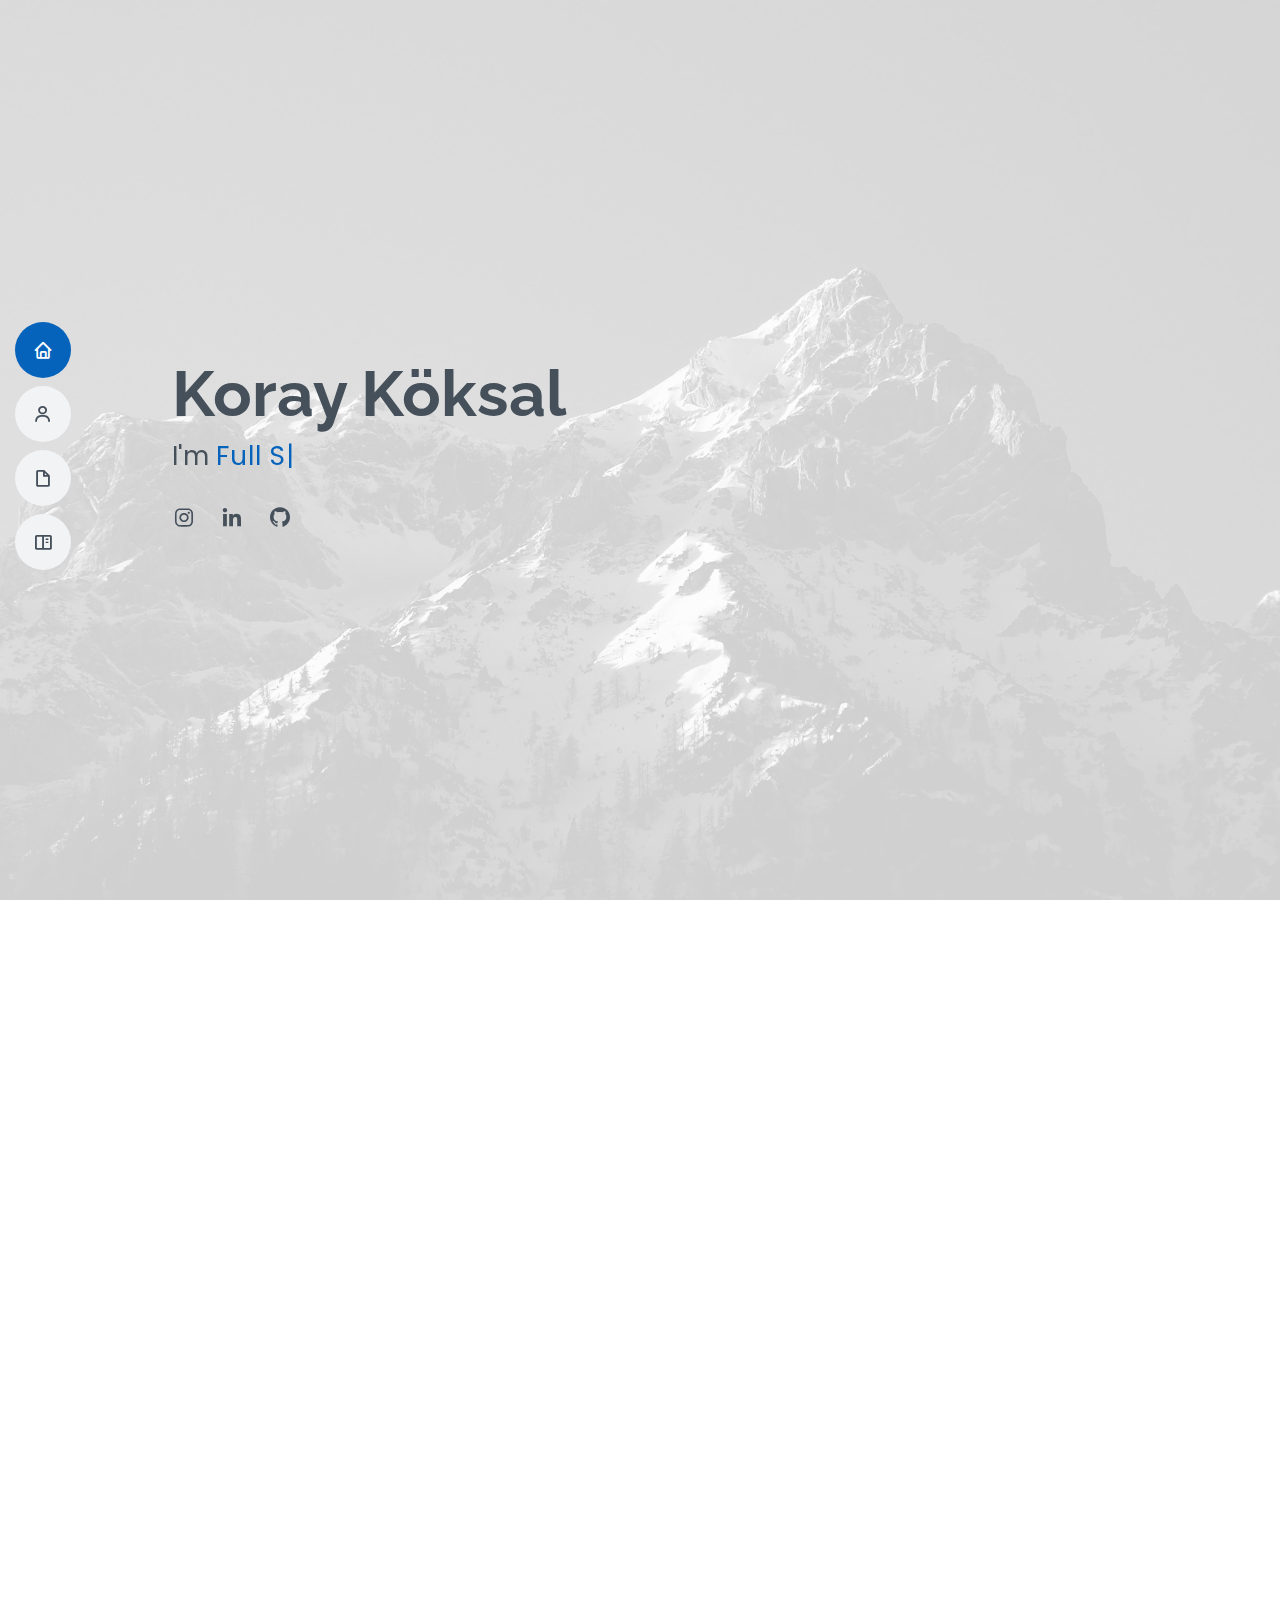
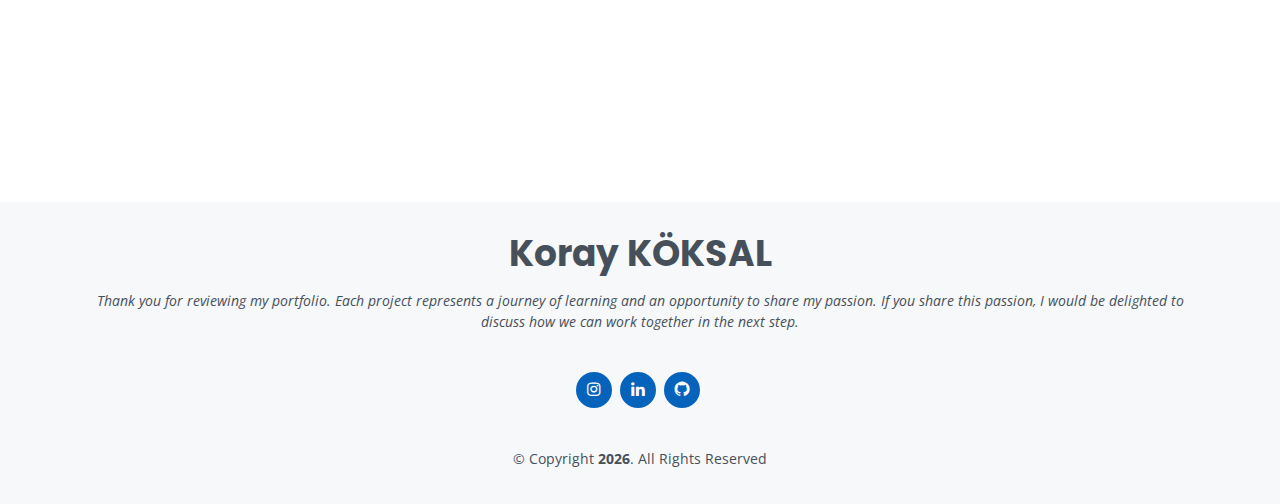
<file: index.html>
<!DOCTYPE html>
<html lang="en">

<head>
  <meta charset="utf-8">
  <meta content="width=device-width, initial-scale=1.0" name="viewport">

  <title>Koray Portfolio</title>
  <meta content="" name="description">
  <meta content="" name="keywords">

  <!-- Favicons -->
  <!-- <link href="assets/img/favicon.png" rel="icon"> -->
  <link href="assets/img/apple-touch-icon.png" rel="apple-touch-icon">
  <link rel="stylesheet" href="https://cdnjs.cloudflare.com/ajax/libs/font-awesome/6.5.2/css/all.min.css"
    integrity="sha512-SnH5WK+bZxgPHs44uWIX+LLJAJ9/2PkPKZ5QiAj6Ta86w+fsb2TkcmfRyVX3pBnMFcV7oQPJkl9QevSCWr3W6A=="
    crossorigin="anonymous" referrerpolicy="no-referrer" />

  <!-- Google Fonts -->
  <link
    href="https://fonts.googleapis.com/css?family=Open+Sans:300,300i,400,400i,600,600i,700,700i|Raleway:300,300i,400,400i,500,500i,600,600i,700,700i|Poppins:300,300i,400,400i,500,500i,600,600i,700,700i"
    rel="stylesheet">

  <!-- Vendor CSS Files -->
  <link href="assets/vendor/aos/aos.css" rel="stylesheet">
  <link href="assets/vendor/bootstrap/css/bootstrap.min.css" rel="stylesheet">
  <link href="assets/vendor/bootstrap-icons/bootstrap-icons.css" rel="stylesheet">
  <link href="assets/vendor/boxicons/css/boxicons.min.css" rel="stylesheet">
  <link href="assets/vendor/glightbox/css/glightbox.min.css" rel="stylesheet">
  <link href="assets/vendor/swiper/swiper-bundle.min.css" rel="stylesheet">

  <!-- Template Main CSS File -->
  <link href="assets/css/style.css" rel="stylesheet">

  <!-- =======================================================
  * Template Name: MyResume
  * Template URL: https://bootstrapmade.com/free-html-bootstrap-template-my-resume/
  * Updated: Mar 17 2024 with Bootstrap v5.3.3
  * Author: BootstrapMade.com
  * License: https://bootstrapmade.com/license/
  ======================================================== -->
</head>

<body>

  <!-- ======= Mobile nav toggle button ======= -->
  <!-- <button type="button" class="mobile-nav-toggle d-xl-none"><i class="bi bi-list mobile-nav-toggle"></i></button> -->
  <i class="bi bi-list mobile-nav-toggle d-lg-none"></i>
  <!-- ======= Header ======= -->
  <header id="header" class="d-flex flex-column justify-content-center">

    <nav id="navbar" class="navbar nav-menu">
      <ul>
        <li><a href="#hero" class="nav-link scrollto active"><i class="bx bx-home"></i> <span>Home</span></a></li>
        <li><a href="#about" class="nav-link scrollto"><i class="bx bx-user"></i> <span>About</span></a></li>
        <li><a href="#resume" class="nav-link scrollto"><i class="bx bx-file-blank"></i> <span>Resume</span></a></li>
        <li><a href="#portfolio" class="nav-link scrollto"><i class="bx bx-book-content"></i> <span>Portfolio</span></a>
        </li>
        <!-- <li><a href="#services" class="nav-link scrollto"><i class="bx bx-server"></i> <span>Services</span></a></li> -->
        <!-- <li><a href="#contact" class="nav-link scrollto"><i class="bx bx-envelope"></i> <span>Contact</span></a></li> -->
      </ul>
    </nav><!-- .nav-menu -->

  </header><!-- End Header -->

  <!-- ======= Hero Section ======= -->
  <section id="hero" class="d-flex flex-column justify-content-center">
    <div class="container" data-aos="zoom-in" data-aos-delay="100">
      <h1>Koray Köksal</h1>
      <p>I'm <span class="typed" data-typed-items="Full Stack Developer "></span></p>
      <div class="social-links">
        <a href="https://www.instagram.com/iamkoraykoksal/" target="_blank" class="instagram"><i
            class="bx bxl-instagram"></i></a>
        <a href="https://www.linkedin.com/in/koraykoksall/" target="_blank" class="linkedin"><i
            class="bx bxl-linkedin"></i></a>
        <a href="https://github.com/koraykoksal" target="_blank" class="github"><i class="bx bxl-github"></i></a>
      </div>
    </div>
  </section><!-- End Hero -->

  <main id="main">

    <!-- ======= About Section ======= -->
    <section id="about" class="about">
      <div class="container" data-aos="fade-up">

        <div class="section-title">
          <h2>About</h2>
          <p>Hello! I'm a Full Stack Developer with over 5+ years of experience in crafting dynamic and interactive web
            applications. Specializing in both front-end and back-end technologies, I strive to deliver comprehensive
            solutions that bridge the gap between users and data. From conceptualization to deployment, my mission is to
            create seamless, efficient, and robust web applications that drive success for businesses worldwide.</p>
        </div>

        <div class="row">
          <div class="col-lg-4">
            <img src="assets/img/profile-img.jpeg" class="img-fluid" alt="">
          </div>
          <div class="col-lg-8 pt-4 pt-lg-0 content">
            <h3 style="padding: 5px;">Full Stack Developer</h3>

            <div class="row">
              <div class="col-lg-6">
                <ul>
                  <li><i class="bi bi-chevron-right"></i> <strong>Birthday:</strong> <span>25 Sep 1993</span></li>
                  <li><i class="bi bi-chevron-right"></i> <strong>Website:</strong> <span>www.koraykoksal.com</span>
                  </li>
                  <li><i class="bi bi-chevron-right"></i> <strong>Phone:</strong> <span>+90 542 530 41 55</span></li>
                  <li><i class="bi bi-chevron-right"></i> <strong>City:</strong> <span>Manchester & İstanbul </span>
                  </li>
                </ul>
              </div>
              <div class="col-lg-6">
                <ul>
                  <li><i class="bi bi-chevron-right"></i> <strong>Age:</strong> <span id="age"></span></li>
                  <li><i class="bi bi-chevron-right"></i> <strong>Degree:</strong> <span>Bachelor's</span></li>
                  <li><i class="bi bi-chevron-right"></i> <strong>Email:</strong> <span>tkkoksall@gmail.com</span></li>
                  <li><i class="bi bi-chevron-right"></i> <strong>Freelance:</strong> <span>Available</span></li>
                </ul>
              </div>
            </div>
            <p>
              Driven by passion and precision, I approach every project with an innovative mindset and a commitment to
              excellence. Balancing aesthetic appeal with functionality, I focus on delivering user-centric solutions
              that meet business objectives. My journey in the tech industry has taught me the importance of continuous
              learning, adaptability, and collaboration. Whether working on independent projects or as part of a dynamic
              team, I bring a blend of creativity, technical expertise, and strategic thinking to the table.
            </p>
          </div>
        </div>

      </div>
    </section><!-- End About Section -->

    <!-- ======= Facts Section ======= -->
    <section id="facts" class="facts">
      <div class="container" data-aos="fade-up">

        <div class="section-title">
          <h2>Facts</h2>
          <p>Quick Facts About Me</p>
        </div>

        <div class="row flex justify-content-center flex-wrap">

          <!-- <div class="col-lg-3 col-md-6">
            <div class="count-box">
              <i class="bi bi-emoji-smile"></i>
              <span data-purecounter-start="0" data-purecounter-end="102" data-purecounter-duration="1"
                class="purecounter"></span>
              <p>Happy Clients</p>
            </div>
          </div> -->

          <div class="col-lg-3 col-md-6 mt-5 mt-md-0">
            <div class="count-box">
              <i class="fa-solid fa-diagram-project"></i>
              <span data-purecounter-start="0" data-purecounter-end="33" data-purecounter-duration="1"
                class="purecounter"></span>
              <p>Projects</p>
            </div>
          </div>

          <div class="col-lg-3 col-md-6 mt-5 mt-lg-0">
            <div class="count-box">
              <i class="fa-solid fa-calendar-days"></i>
              <div style="display: flex; justify-content: center;gap: 1px;">
                <span data-purecounter-start="0" data-purecounter-end="5" data-purecounter-duration="1"
                  class="purecounter"></span><span>+</span>
              </div>
              <p>Experience</p>
            </div>
          </div>

          <div class="col-lg-3 col-md-6 mt-5 mt-lg-0">
            <div class="count-box">
              <i class="fa-solid fa-award"></i>
              <span data-purecounter-start="0" data-purecounter-end="3" data-purecounter-duration="1"
                class="purecounter"></span>
              <p>Awards</p>
            </div>
          </div>

        </div>

      </div>
    </section><!-- End Facts Section -->

    <!-- ======= Skills Section ======= -->
    <section id="skills" class="skills section-bg">
      <div class="container" data-aos="fade-up">

        <div class="section-title">
          <h2>Skills</h2>
          <p>As a Full Stack Developer, my technological toolkit is both broad and deep, allowing me to tackle a wide
            array of challenges in web development. Here's a snapshot of my core competencies.</p>
        </div>

        <div class="d-flex justify-content-center gap-5 flex-wrap">

          <span class="skill" style="align-items: center;display: flex; gap: 5px;">
            <i class="fa-brands fa-js" style="font-size: x-large;"></i>
            JavaScript
          </span>
          <span class="skill" style="align-items: center;display: flex; gap: 5px;">
            <i class="fa-brands fa-react" style="font-size: x-large;"></i>
            React
          </span>
          <span class="skill" style="align-items: center;display: flex; gap: 5px;">
            <i class="fa-brands fa-node" style="font-size: xx-large;"></i>
            NodeJs
          </span>
          <span class="skill" style="align-items: center;display: flex; gap: 5px;">
            <i class="fa-solid fa-file-code"></i>
            ExpressJs
          </span>
          <span class="skill" style="align-items: center;display: flex; gap: 5px;">
            <i class="fa-solid fa-database"></i>
            MongoDB
          </span>
          <span class="skill" style="align-items: center;display: flex; gap: 5px;">
            <i class="fa-solid fa-database"></i>
            Firebase
          </span>
          <span class="skill" style="align-items: center;display: flex; gap: 5px;">
            <i class="fa-brands fa-aws"></i>
            AWS
          </span>
          <span class="skill" style="align-items: center;display: flex; gap: 5px;">
            <i class="fa-brands fa-docker"></i>
            Docker
          </span>

          <span class="skill" style="align-items: center;display: flex; gap: 5px;">
            <i class="fa-brands fa-linux"></i>
            Linux
          </span>
          <span class="skill" style="align-items: center;display: flex; gap: 5px;">
            <i class="fa-brands fa-git"></i>
            Git
          </span>
          <span class="skill" style="align-items: center;display: flex; gap: 5px;">
            <i class="fa-brands fa-sass"></i>
            Sass
          </span>
          <span class="skill" style="align-items: center;display: flex; gap: 5px;">
            <i class="fa-solid fa-file-code"></i>
            Matetial UI
          </span>
          <span class="skill" style="align-items: center;display: flex; gap: 5px;">
            <i class="fa-solid fa-file-code"></i>
            Styled Components
          </span>

        </div>

      </div>
    </section><!-- End Skills Section -->

    <!-- ======= Resume Section ======= -->
    <section id="resume" class="resume">
      <div class="container" data-aos="fade-up">

        <div class="section-title">
          <h2>Resume</h2>
          <p>Welcome to my professional journey. As a Full Stack Developer with a passion for building seamless web
            experiences, I have honed my skills through a combination of formal education, hands-on projects, and
            continuous learning. From obtaining a Bachelor's degree in Computer Engineering to completing specialized
            courses and earning industry-recognized certifications, my academic background has laid a solid foundation
            for my career.</p>
          <p>Over the years, I've had the privilege of working on a wide range of projects, from innovative startups to
            large-scale enterprise solutions. This experience has not only expanded my technical toolkit but also
            sharpened my problem-solving abilities and collaboration skills. Whether it's developing dynamic front-end
            interfaces or architecting robust back-end systems, I'm committed to delivering high-quality solutions that
            drive business success.</p>
          <p>Below, you'll find a detailed account of my educational background, certifications, and professional
            experiences that collectively contribute to my expertise in the field. Each step of my career has been a
            building block towards becoming a versatile and effective Full Stack Developer, dedicated to learning and
            adapting in the ever-evolving landscape of web development.</p>
        </div>

        <div class="row">
          <div class="col-lg-6">

            <h3 class="resume-title">Education</h3>
            <div class="resume-item">
              <h4>University</h4>
              <h5>2011 - 2015</h5>
              <p>19 Mayıs University</p>
              <p><em>Computer Engineering</em></p>
            </div>
            <div class="resume-item">
              <h4>Course &amp; Certification</h4>
              <p><em>Digital Transformation</em></p>
              <p><em>Full Stack Developer</em></p>
              <p><em>CCNA</em></p>
              <p><em>Linux</em></p>
              <p><em>AWS</em></p>
            </div>
          </div>
          <div class="col-lg-6">
            <h3 class="resume-title">Professional Experience</h3>
            <div class="resume-item">
              <h4>Full Stack Developer</h4>
              <h5>2021 - Present</h5>
              <p><em>Bonna, Turkey </em></p>
              <ul style="overflow: auto; height:350px;">
                <li>I developed a B2B web application. In this project, I used React Redux Toolkit and MUI for the
                  frontend, and Node.js for the backend. For the database, I utilized Firebase and MongoDB. I
                  integrated APIs with ERP and similar applications. This project resulted in an 80% increase in
                  customer satisfaction.</li>
                <li>I developed an application that tracks the work performance of employees and managers, calculating
                  various parameters like year-end raise rates, bonus amounts, and overtime payments, and reporting them
                  graphically. In this project, I used React Redux Toolkit and MUI for the frontend and Node.js for the
                  backend. I used Firebase and MongoDB databases.</li>
                <li>I developed an artificial intelligence-supported design creation application. This application was
                  launched for customer use at Ambiente, Europe's largest porcelain fair, and was very well received.
                  This application was made available for special use by customers on the B2C side. In this project's
                  frontend, I used React Redux Toolkit, MUI, and Styled-Components. For the backend, I used Node.js and
                  integrated it with an artificial intelligence service. I used Firebase as the database. The name of
                  the application is Bonna Touch.</li>
                <li>I developed a feedback submission application. Access to this application is provided by scanning a
                  QR code. Users who give feedback are informed about the status via SMS and email. In this project,
                  Next.js and Tailwind CSS were used for the frontend, and Node.js was used for the backend. API service
                  integration was done for SMS and email notifications. Firebase was used as the database.</li>
                <li>I developed a web application for recording R&D and process data in a manufacturing plant. This
                  application is accessible and used from all mobile devices on the production floor. It records R&D and
                  process data, and this data is used to create detailed tables and graphic reports. Based on the
                  results, various actions like automatic purchase requests, approvals, rejections, feedback, and email
                  sending are instantly completed. API integration with the ERP system was done in this project. For the
                  frontend of this project, I used React Redux Toolkit and MUI, and for the backend, Node.js. MongoDB
                  was used as the database.</li>
                <li>I developed a web application where company customers can check product designs, create a
                  personalized catalog by adding the products they like to favorites, and receive offers by sharing this
                  data with the sales representative.</li>
                <li>I developed an application using C# Form in embedded systems. This application operates on the
                  control panels of industrial machines within a manufacturing plant. It performs operations like work
                  order approval or maintenance and repair requests. DevExpress UI tools were used in the user
                  interface. Integration was done with the ERP system. I used InfluxDB as the database.</li>
                <li>In all the projects I worked on, I actively use platforms like GitHub, AWS, and Docker.</li>
                <li>For backend work, I use Node.js and create API documentation and flow with Swagger.</li>
                <li>I actively use both SQL and NoSQL databases. (SQL: MSSQL, PostgreSQL - NoSQL: MongoDB, Firebase)
                </li>
                <li>For user interface developments, I use React.</li>
                <li>For styling, I use Material UI, Styled Components, SASS, Tailwind CSS. (I primarily use MUI.)</li>
                <li>For user interface developments, I use React.</li>
                <li>As a codebase, I assist my teammates in their work and provide leadership.</li>
              </ul>
            </div>
            <div class="resume-item">
              <h4>Digital Transformation Specialist</h4>
              <h5>2018 - 2020</h5>
              <p><em>Eagle, Turkey</em></p>
              <ul style="overflow: auto; height:350px;">
                <li>I developed a Manufacturing Execution System program. It is used for calculating cycle times
                  occurring during manufacturing processes, measuring production efficiency, and providing visual report
                  results. In this project, I used the C# programming language. I utilized InfluxDB for the database.
                  With this project, I achieved a 70% performance increase in production.</li>
                <li>I reported the cycle times, availability, quality, and performance results during manufacturing
                  using the Grafana data visualization tool.</li>
                <li>I collected manufacturing data in an OOP-compliant manner from various devices and sent it to
                  databases like the ERP system and InfluxDB.</li>
                <li>I developed a C# Form application for displaying and controlling production work orders on machine
                  HMI screens. In the user interface, I used DevExpress. Integration was made with the ERP system, and I
                  used MSSQL as the database.</li>
                <li>I developed a web application for calculating production line occupancy. With this application, the
                  production planning department can view the production capacity and occupancy rate by examining the
                  data in the MES system and make appropriate plans to determine the line occupancy rate. In this
                  project, I used the React Context API.</li>
                <li>In my work, I used MSSQL, InfluxDB, and Firebase databases.</li>
                <li>I developed a user interface with a C# Form application and exchanged data through API services.
                </li>
                <li>In my work, I used MSSQL, InfluxDB, and Firebase databases.</li>
                <li>In my projects, I utilized Visual Studio, VSCode, AWS, and Docker applications.</li>
              </ul>
            </div>
          </div>
        </div>

      </div>
    </section><!-- End Resume Section -->

    <!-- ======= Portfolio Section ======= -->
    <section id="portfolio" class="portfolio section-bg">
      <div class="container" data-aos="fade-up">

        <div class="section-title">
          <h2>Portfolio</h2>
          <p>Welcome to my portfolio. Here, you will discover a curated selection of projects that best illustrate my
            skills and dedication as a Full Stack Developer. Each project showcased here represents a unique challenge
            and a story of problem-solving, creativity, and technical prowess. From developing responsive web
            applications to architecting backend solutions, these projects highlight my ability to navigate complex
            requirements and deliver functional, efficient, and aesthetically pleasing outcomes.</p>
          <p>I invite you to browse through these examples of my work to see the range of technologies I've mastered,
            the diverse industries I've served, and the innovative solutions I've implemented. Whether it's integrating
            cutting-edge tech stacks or designing user-centric interfaces, each project reflects my commitment to
            excellence and my continuous pursuit of pushing the boundaries of web development.</p>
        </div>

        <!-- <div class="row">
          <div class="col-lg-12 d-flex justify-content-center" data-aos="fade-up" data-aos-delay="100">
            <ul id="portfolio-flters">
              <li data-filter="*" class="filter-active">All</li>
              <li data-filter=".filter-app">App</li>
              <li data-filter=".filter-card">Card</li>
              <li data-filter=".filter-web">Web</li>
            </ul>
          </div>
        </div> -->

        <div class="row portfolio-container" data-aos="fade-up" data-aos-delay="200">


          <div class="col-lg-4 col-md-6 portfolio-item filter-card">
            <div class="portfolio-wrap">
              <img src="assets/img/portfolio/bonnatouchGenerationPage.png" class="img-fluid" alt="">
              <div class="portfolio-info">
                <h4>AI Support Design</h4>
                <!-- <p>Card</p> -->
                <div class="portfolio-links">
                  <a href="assets/img/portfolio/bonnatouchGenerationPage.png" data-gallery="portfolioGallery"
                    class="portfolio-lightbox" title="Bonna Touch AI Support Design"><i class="bx bx-plus"></i></a>
                  <a href="bonnatouch-details.html" class="portfolio-details-lightbox" data-glightbox="type: external"
                    title="Portfolio Details"><i class="bx bx-link"></i></a>
                </div>
              </div>
            </div>
          </div>

          <div class="col-lg-4 col-md-6 portfolio-item filter-web">
            <div class="portfolio-wrap">
              <img src="assets/img/portfolio/processDashboardPage.png" class="img-fluid" alt="">
              <div class="portfolio-info">
                <h4>Process Automatic Dashboard</h4>
                <!-- <p>Web</p> -->
                <div class="portfolio-links">
                  <a href="assets/img/portfolio/processDashboardPage.png" data-gallery="portfolioGallery"
                    class="portfolio-lightbox" title="Manufacturing Process Control Auto Dashboard"><i class="bx bx-plus"></i></a>
                  <a href="process-details.html" class="portfolio-details-lightbox" data-glightbox="type: external"
                    title="Portfolio Details"><i class="bx bx-link"></i></a>
                </div>
              </div>
            </div>
          </div>

          <div class="col-lg-4 col-md-6 portfolio-item filter-app">
            <div class="portfolio-wrap">
              <img src="assets/img/portfolio/portalLoginPage.png" class="img-fluid" alt="">
              <div class="portfolio-info">
                <h4>B2B Portal</h4>
                <!-- <p>Web</p> -->
                <div class="portfolio-links">
                  <a href="assets/img/portfolio/portalLoginPage.png" data-gallery="portfolioGallery"
                    class="portfolio-lightbox" title="B2B Web Portal"><i class="bx bx-plus"></i></a>
                  <a href="portal-details.html" class="portfolio-details-lightbox" data-glightbox="type: external"
                    title="Portfolio Details"><i class="bx bx-link"></i></a>
                </div>
              </div>
            </div>
          </div>

         

          <div class="col-lg-4 col-md-6 portfolio-item filter-web">
            <div class="portfolio-wrap">
              <img src="assets/img/portfolio/bonnaFeedbackBanner.png" class="img-fluid" alt="">
              <div class="portfolio-info">
                <h4>Feedback</h4>
                <!-- <p>Web</p> -->
                <div class="portfolio-links">
                  <a href="assets/img/portfolio/bonnaFeedbackBanner.png" data-gallery="portfolioGallery"
                    class="portfolio-lightbox" title="Client Feedback Web App"><i class="bx bx-plus"></i></a>
                  <a href="feedback-details.html" class="portfolio-details-lightbox" data-glightbox="type: external"
                    title="Portfolio Details"><i class="bx bx-link"></i></a>
                </div>
              </div>
            </div>
          </div>

          <div class="col-lg-4 col-md-6 portfolio-item filter-app">
            <div class="portfolio-wrap">
              <img src="assets/img/portfolio/designSearch1.png" class="img-fluid" alt="">
              <div class="portfolio-info">
                <h4>Design Search</h4>
                <!-- <p>App</p> -->
                <div class="portfolio-links">
                  <a href="assets/img/portfolio/designSearch1.png" data-gallery="portfolioGallery"
                    class="portfolio-lightbox" title="Design Search With Keywords"><i class="bx bx-plus"></i></a>
                  <a href="designsearch-details.html" class="portfolio-details-lightbox" data-glightbox="type: external"
                    title="Portfolio Details"><i class="bx bx-link"></i></a>
                </div>
              </div>
            </div>
          </div>

          <div class="col-lg-4 col-md-6 portfolio-item filter-card">
            <div class="portfolio-wrap">
              <img src="assets/img/portfolio/performanceEvaluationGraphic1.png" class="img-fluid" alt="">
              <div class="portfolio-info">
                <h4>Performance Evaulation</h4>
                <!-- <p>Card</p> -->
                <div class="portfolio-links">
                  <a href="assets/img/portfolio/performanceEvaluationGraphic1.png" data-gallery="portfolioGallery"
                    class="portfolio-lightbox" title="Employee Evaluation Platform"><i class="bx bx-plus"></i></a>
                  <a href="performance-details.html" class="portfolio-details-lightbox" data-glightbox="type: external"
                    title="Portfolio Details"><i class="bx bx-link"></i></a>
                </div>
              </div>
            </div>
          </div>

          <div class="col-lg-4 col-md-6 portfolio-item filter-card">
            <div class="portfolio-wrap">
              <img src="assets/img/portfolio/zonesControl1.png" class="img-fluid" alt="">
              <div class="portfolio-info">
                <h4>Team Zone Control</h4>
                <!-- <p>Card</p> -->
                <div class="portfolio-links">
                  <a href="assets/img/portfolio/zonesControl1.png" data-gallery="portfolioGallery"
                    class="portfolio-lightbox" title="Ball Zone Control and Compare"><i class="bx bx-plus"></i></a>
                  <a href="zonecontrol-details.html" class="portfolio-details-lightbox" data-glightbox="type: external"
                    title="Portfolio Details"><i class="bx bx-link"></i></a>
                </div>
              </div>
            </div>
          </div>

        </div>

      </div>
    </section><!-- End Portfolio Section -->

    <!-- ======= Services Section ======= -->
    <!-- <section id="services" class="services">
      <div class="container" data-aos="fade-up">

        <div class="section-title">
          <h2>Services</h2>
          <p>Magnam dolores commodi suscipit. Necessitatibus eius consequatur ex aliquid fuga eum quidem. Sit sint
            consectetur velit. Quisquam quos quisquam cupiditate. Et nemo qui impedit suscipit alias ea. Quia fugiat sit
            in iste officiis commodi quidem hic quas.</p>
        </div>

        <div class="row">

          <div class="col-lg-4 col-md-6 d-flex align-items-stretch" data-aos="zoom-in" data-aos-delay="100">
            <div class="icon-box iconbox-blue">
              <div class="icon">
                <svg width="100" height="100" viewBox="0 0 600 600" xmlns="http://www.w3.org/2000/svg">
                  <path stroke="none" stroke-width="0" fill="#f5f5f5"
                    d="M300,521.0016835830174C376.1290562159157,517.8887921683347,466.0731472004068,529.7835943286574,510.70327084640275,468.03025145048787C554.3714126377745,407.6079735673963,508.03601936045806,328.9844924480964,491.2728898941984,256.3432110539036C474.5976632858925,184.082847569629,479.9380746630129,96.60480741107993,416.23090153303,58.64404602377083C348.86323505073057,18.502131276798302,261.93793281208167,40.57373210992963,193.5410806939664,78.93577620505333C130.42746243093433,114.334589627462,98.30271207620316,179.96522072025542,76.75703585869454,249.04625023123273C51.97151888228291,328.5150500222984,13.704378332031375,421.85034740162234,66.52175969318436,486.19268352777647C119.04800174914682,550.1803526380478,217.28368757567262,524.383925680826,300,521.0016835830174">
                  </path>
                </svg>
                <i class="bx bxl-dribbble"></i>
              </div>
              <h4><a href="">Lorem Ipsum</a></h4>
              <p>Voluptatum deleniti atque corrupti quos dolores et quas molestias excepturi</p>
            </div>
          </div>

          <div class="col-lg-4 col-md-6 d-flex align-items-stretch mt-4 mt-md-0" data-aos="zoom-in"
            data-aos-delay="200">
            <div class="icon-box iconbox-orange ">
              <div class="icon">
                <svg width="100" height="100" viewBox="0 0 600 600" xmlns="http://www.w3.org/2000/svg">
                  <path stroke="none" stroke-width="0" fill="#f5f5f5"
                    d="M300,582.0697525312426C382.5290701553225,586.8405444964366,449.9789794690241,525.3245884688669,502.5850820975895,461.55621195738473C556.606425686781,396.0723002908107,615.8543463187945,314.28637112970534,586.6730223649479,234.56875336149918C558.9533121215079,158.8439757836574,454.9685369536778,164.00468322053177,381.49747125262974,130.76875717737553C312.15926192815925,99.40240125094834,248.97055460311594,18.661163978235184,179.8680185752513,50.54337015887873C110.5421016452524,82.52863877960104,119.82277516462835,180.83849132639028,109.12597500060166,256.43424936330496C100.08760227029461,320.3096726198365,92.17705696193138,384.0621239912766,124.79988738764834,439.7174275375508C164.83382741302287,508.01625554203684,220.96474134820875,577.5009287672846,300,582.0697525312426">
                  </path>
                </svg>
                <i class="bx bx-file"></i>
              </div>
              <h4><a href="">Sed Perspiciatis</a></h4>
              <p>Duis aute irure dolor in reprehenderit in voluptate velit esse cillum dolore</p>
            </div>
          </div>

          <div class="col-lg-4 col-md-6 d-flex align-items-stretch mt-4 mt-lg-0" data-aos="zoom-in"
            data-aos-delay="300">
            <div class="icon-box iconbox-pink">
              <div class="icon">
                <svg width="100" height="100" viewBox="0 0 600 600" xmlns="http://www.w3.org/2000/svg">
                  <path stroke="none" stroke-width="0" fill="#f5f5f5"
                    d="M300,541.5067337569781C382.14930387511276,545.0595476570109,479.8736841581634,548.3450877840088,526.4010558755058,480.5488172755941C571.5218469581645,414.80211281144784,517.5187510058486,332.0715597781072,496.52539010469104,255.14436215662573C477.37192572678356,184.95920475031193,473.57363656557914,105.61284051026155,413.0603344069578,65.22779650032875C343.27470386102294,18.654635553484475,251.2091493199835,5.337323636656869,175.0934190732945,40.62881213300186C97.87086631185822,76.43348514350839,51.98124368387456,156.15599469081315,36.44837278890362,239.84606092416172C21.716077023791087,319.22268207091537,43.775223500013084,401.1760424656574,96.891909868211,461.97329694683043C147.22146801428983,519.5804099606455,223.5754009179313,538.201503339737,300,541.5067337569781">
                  </path>
                </svg>
                <i class="bx bx-tachometer"></i>
              </div>
              <h4><a href="">Magni Dolores</a></h4>
              <p>Excepteur sint occaecat cupidatat non proident, sunt in culpa qui officia</p>
            </div>
          </div>

          <div class="col-lg-4 col-md-6 d-flex align-items-stretch mt-4" data-aos="zoom-in" data-aos-delay="100">
            <div class="icon-box iconbox-yellow">
              <div class="icon">
                <svg width="100" height="100" viewBox="0 0 600 600" xmlns="http://www.w3.org/2000/svg">
                  <path stroke="none" stroke-width="0" fill="#f5f5f5"
                    d="M300,503.46388370962813C374.79870501325706,506.71871716319447,464.8034551963731,527.1746412648533,510.4981551193396,467.86667711651364C555.9287308511215,408.9015244558933,512.6030010748507,327.5744911775523,490.211057578863,256.5855673507754C471.097692560561,195.9906835881958,447.69079081568157,138.11976852964426,395.19560036434837,102.3242989838813C329.3053358748298,57.3949838291264,248.02791733380457,8.279543830951368,175.87071277845988,42.242879143198664C103.41431057327972,76.34704239035025,93.79494320519305,170.9812938413882,81.28167332365135,250.07896920659033C70.17666984294237,320.27484674793965,64.84698225790005,396.69656628748305,111.28512138212992,450.4950937839243C156.20124167950087,502.5303643271138,231.32542653798444,500.4755392045468,300,503.46388370962813">
                  </path>
                </svg>
                <i class="bx bx-layer"></i>
              </div>
              <h4><a href="">Nemo Enim</a></h4>
              <p>At vero eos et accusamus et iusto odio dignissimos ducimus qui blanditiis</p>
            </div>
          </div>

          <div class="col-lg-4 col-md-6 d-flex align-items-stretch mt-4" data-aos="zoom-in" data-aos-delay="200">
            <div class="icon-box iconbox-red">
              <div class="icon">
                <svg width="100" height="100" viewBox="0 0 600 600" xmlns="http://www.w3.org/2000/svg">
                  <path stroke="none" stroke-width="0" fill="#f5f5f5"
                    d="M300,532.3542879108572C369.38199826031484,532.3153073249985,429.10787420159085,491.63046689027357,474.5244479745417,439.17860296908856C522.8885846962883,383.3225815378663,569.1668002868075,314.3205725914397,550.7432151929288,242.7694973846089C532.6665558377875,172.5657663291529,456.2379748765914,142.6223662098291,390.3689995646985,112.34683881706744C326.66090330228417,83.06452184765237,258.84405631176094,53.51806209861945,193.32584062364296,78.48882559362697C121.61183558270385,105.82097193414197,62.805066853699245,167.19869350419734,48.57481801355237,242.6138429142374C34.843463184063346,315.3850353017275,76.69343916112496,383.4422959591041,125.22947124332185,439.3748458443577C170.7312796277747,491.8107796887764,230.57421082200815,532.3932930995766,300,532.3542879108572">
                  </path>
                </svg>
                <i class="bx bx-slideshow"></i>
              </div>
              <h4><a href="">Dele Cardo</a></h4>
              <p>Quis consequatur saepe eligendi voluptatem consequatur dolor consequuntur</p>
            </div>
          </div>

          <div class="col-lg-4 col-md-6 d-flex align-items-stretch mt-4" data-aos="zoom-in" data-aos-delay="300">
            <div class="icon-box iconbox-teal">
              <div class="icon">
                <svg width="100" height="100" viewBox="0 0 600 600" xmlns="http://www.w3.org/2000/svg">
                  <path stroke="none" stroke-width="0" fill="#f5f5f5"
                    d="M300,566.797414625762C385.7384707136149,576.1784315230908,478.7894351017131,552.8928747891023,531.9192734346935,484.94944893311C584.6109503024035,417.5663521118492,582.489472248146,322.67544863468447,553.9536738515405,242.03673114598146C529.1557734026468,171.96086150256528,465.24506316201064,127.66468636344209,395.9583748389544,100.7403814666027C334.2173773831606,76.7482773500951,269.4350130405921,84.62216499799875,207.1952322260088,107.2889140133804C132.92018162631612,134.33871894543012,41.79353780512637,160.00259165414826,22.644507872594943,236.69541883565114C3.319112789854554,314.0945973066697,72.72355303640163,379.243833228382,124.04198916343866,440.3218312028393C172.9286146004772,498.5055451809895,224.45579914871206,558.5317968840102,300,566.797414625762">
                  </path>
                </svg>
                <i class="bx bx-arch"></i>
              </div>
              <h4><a href="">Divera Don</a></h4>
              <p>Modi nostrum vel laborum. Porro fugit error sit minus sapiente sit aspernatur</p>
            </div>
          </div>

        </div>

      </div>
    </section> -->



  </main><!-- End #main -->

  <!-- ======= Footer ======= -->
  <footer id="footer">
    <div class="container">
      <h3>Koray KÖKSAL</h3>
      <p>Thank you for reviewing my portfolio. Each project represents a journey of learning and an opportunity to share
        my passion. If you share this passion, I would be delighted to discuss how we can work together in the next
        step.</p>
      <div class="social-links">
        <a href="https://www.instagram.com/iamkoraykoksal/" target="_blank" class="instagram"><i
            class="bx bxl-instagram"></i></a>
        <a href="https://www.linkedin.com/in/koraykoksall/" target="_blank" class="linkedin"><i
            class="bx bxl-linkedin"></i></a>
        <a href="https://github.com/koraykoksal" target="_blank" class="linkedin"><i class="bx bxl-github"></i></a>
      </div>

      <div class="copyright">
        &copy; Copyright <strong><span id="current-year"></span></strong>. All Rights Reserved
      </div>

    </div>
  </footer><!-- End Footer -->

  <div id="preloader"></div>
  <a href="#" class="back-to-top d-flex align-items-center justify-content-center"><i
      class="bi bi-arrow-up-short"></i></a>

  <!-- Vendor JS Files -->
  <script src="assets/vendor/purecounter/purecounter_vanilla.js"></script>
  <script src="assets/vendor/aos/aos.js"></script>
  <script src="assets/vendor/bootstrap/js/bootstrap.bundle.min.js"></script>
  <script src="assets/vendor/glightbox/js/glightbox.min.js"></script>
  <script src="assets/vendor/isotope-layout/isotope.pkgd.min.js"></script>
  <script src="assets/vendor/swiper/swiper-bundle.min.js"></script>
  <script src="assets/vendor/typed.js/typed.umd.js"></script>
  <script src="assets/vendor/waypoints/noframework.waypoints.js"></script>
  <script src="assets/vendor/php-email-form/validate.js"></script>

  <!-- Template Main JS File -->
  <script src="assets/js/main.js"></script>

  <script src="./assets/js/script.js"></script>

</body>

</html>
</file>
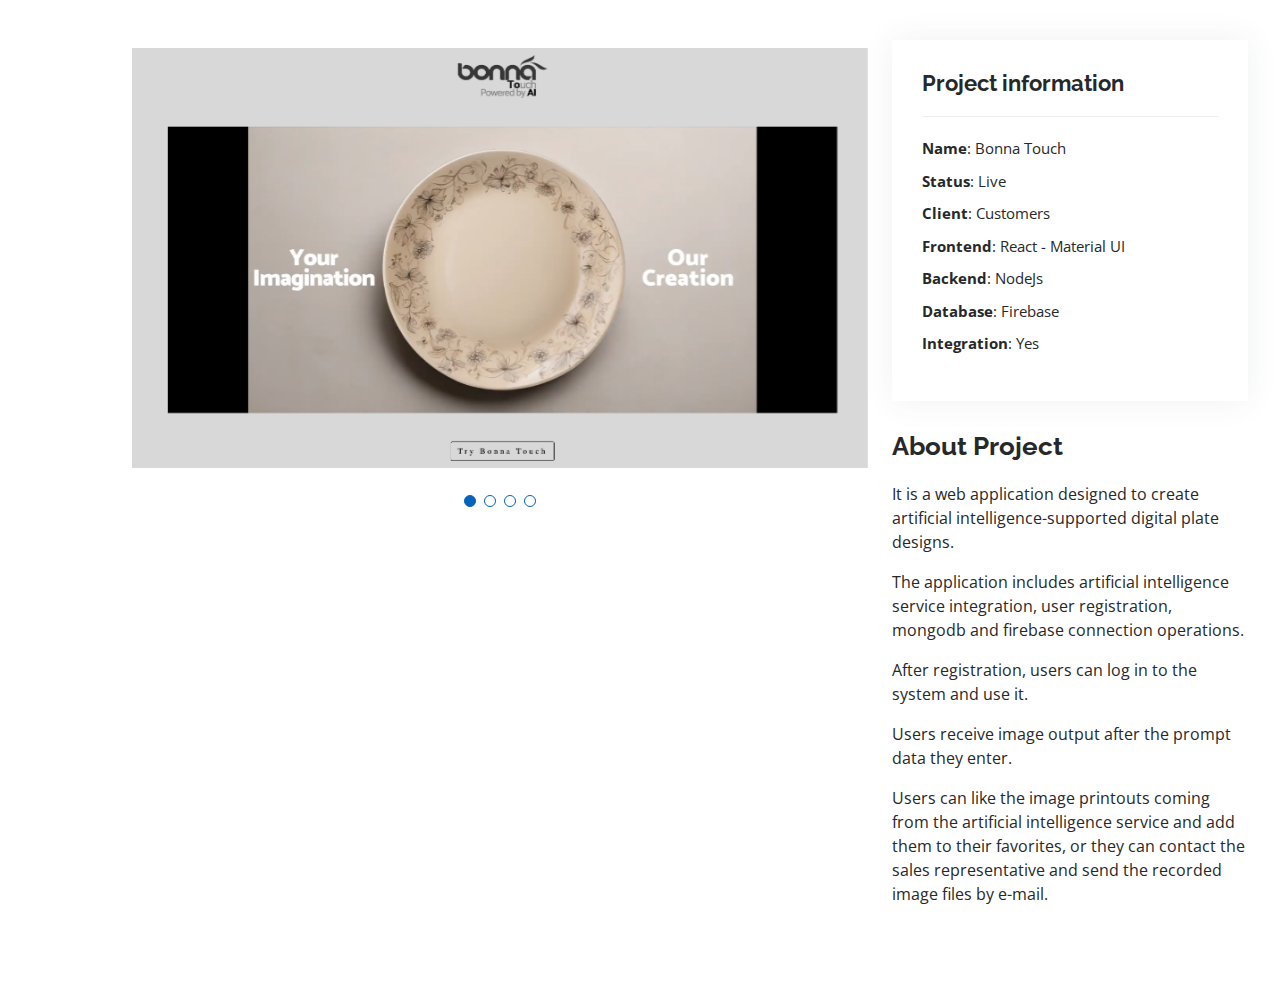
<file: bonnatouch-details.html>
<!DOCTYPE html>
<html lang="en">

<head>
  <meta charset="utf-8">
  <meta content="width=device-width, initial-scale=1.0" name="viewport">

  <title>Portfolio Details</title>
  <meta content="" name="description">
  <meta content="" name="keywords">

  <!-- Favicons -->
  <link href="assets/img/favicon.png" rel="icon">
  <link href="assets/img/apple-touch-icon.png" rel="apple-touch-icon">

  <!-- Google Fonts -->
  <link
    href="https://fonts.googleapis.com/css?family=Open+Sans:300,300i,400,400i,600,600i,700,700i|Raleway:300,300i,400,400i,500,500i,600,600i,700,700i|Poppins:300,300i,400,400i,500,500i,600,600i,700,700i"
    rel="stylesheet">

  <!-- Vendor CSS Files -->
  <link href="assets/vendor/aos/aos.css" rel="stylesheet">
  <link href="assets/vendor/bootstrap/css/bootstrap.min.css" rel="stylesheet">
  <link href="assets/vendor/bootstrap-icons/bootstrap-icons.css" rel="stylesheet">
  <link href="assets/vendor/boxicons/css/boxicons.min.css" rel="stylesheet">
  <link href="assets/vendor/glightbox/css/glightbox.min.css" rel="stylesheet">
  <link href="assets/vendor/swiper/swiper-bundle.min.css" rel="stylesheet">

  <!-- Template Main CSS File -->
  <link href="assets/css/style.css" rel="stylesheet">
</head>

<body>

  <main id="main">

    <!-- ======= Portfolio Details Section ======= -->
    <section id="portfolio-details" class="portfolio-details">
      <div class="container">

        <div class="row gy-4">

          <div class="col-lg-8">
            <div class="portfolio-details-slider swiper">
              <div class="swiper-wrapper align-items-center">

                <div class="swiper-slide">
                  <img src="assets/img/portfolio-detail/bonnatouch/bonnaTouchStartPage.png" alt="">
                </div>
                <div class="swiper-slide">
                  <img src="assets/img/portfolio-detail/bonnatouch/bonnaTouchGenerating.png" alt="">
                </div>

                <div class="swiper-slide">
                  <img src="assets/img/portfolio-detail/bonnatouch/bonnaTouchGeneratedImage.png" alt="">
                </div>

                <div class="swiper-slide">
                  <img src="assets/img/portfolio-detail/bonnatouch/bonnaTouchHistoryPage.png" alt="">
                </div>

              </div>
              <div class="swiper-pagination"></div>
            </div>
          </div>

          <div class="col-lg-4">
            <div class="portfolio-info">
              <h3>Project information</h3>
              <ul>
                <li><strong>Name</strong>: Bonna Touch</li>
                <li><strong>Status</strong>: Live</li>
                <li><strong>Client</strong>: Customers</li>
                <li><strong>Frontend</strong>: React - Material UI</li>
                <li><strong>Backend</strong>: NodeJs</li>
                <li><strong>Database</strong>: Firebase</li>
                <li><strong>Integration</strong>: Yes</li>
                <!-- <li><strong>Project date</strong>: 01 March, 2022</li> -->
                <!-- <li><strong>Project URL</strong>: <a href="#">www.example.com</a></li> -->
              </ul>
            </div>
            <div class="portfolio-description">
              <h2>About Project</h2>
              <p>It is a web application designed to create artificial intelligence-supported digital plate designs.</p>
              <p>The application includes artificial intelligence service integration, user registration, mongodb and firebase connection operations.</p>
              <p>After registration, users can log in to the system and use it.</p>
              <p>Users receive image output after the prompt data they enter.</p>
              <p>Users can like the image printouts coming from the artificial intelligence service and add them to their favorites, or they can contact the sales representative and send the recorded image files by e-mail.</p>
            </div>
          </div>

        </div>

      </div>
    </section><!-- End Portfolio Details Section -->

  </main><!-- End #main -->

  <div id="preloader"></div>
  <a href="#" class="back-to-top d-flex align-items-center justify-content-center"><i
      class="bi bi-arrow-up-short"></i></a>

  <!-- Vendor JS Files -->
  <script src="assets/vendor/purecounter/purecounter_vanilla.js"></script>
  <script src="assets/vendor/aos/aos.js"></script>
  <script src="assets/vendor/bootstrap/js/bootstrap.bundle.min.js"></script>
  <script src="assets/vendor/glightbox/js/glightbox.min.js"></script>
  <script src="assets/vendor/isotope-layout/isotope.pkgd.min.js"></script>
  <script src="assets/vendor/swiper/swiper-bundle.min.js"></script>
  <script src="assets/vendor/typed.js/typed.umd.js"></script>
  <script src="assets/vendor/waypoints/noframework.waypoints.js"></script>
  <script src="assets/vendor/php-email-form/validate.js"></script>

  <!-- Template Main JS File -->
  <script src="assets/js/main.js"></script>

</body>

</html>
</file>
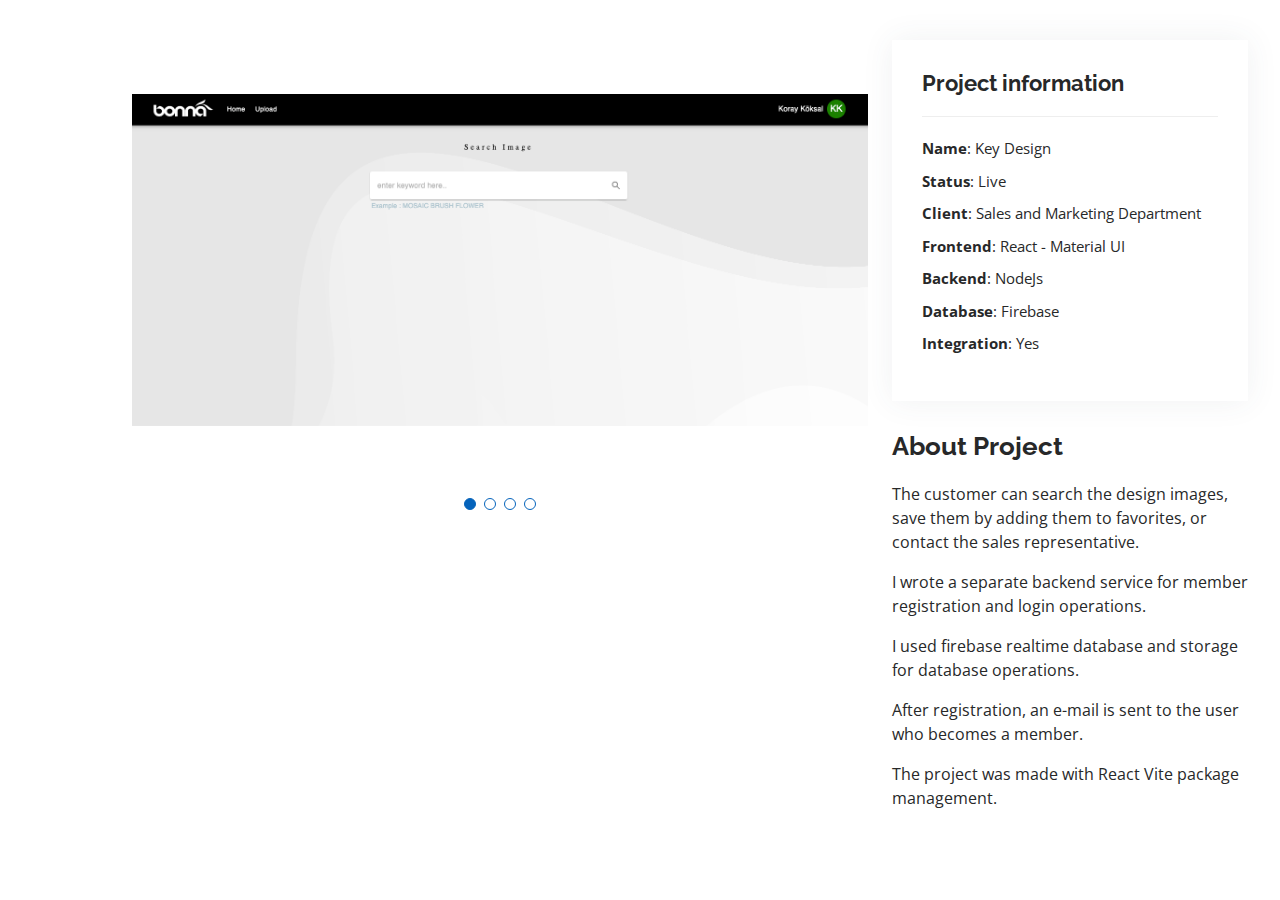
<file: designsearch-details.html>
<!DOCTYPE html>
<html lang="en">

<head>
  <meta charset="utf-8">
  <meta content="width=device-width, initial-scale=1.0" name="viewport">

  <title>Portfolio Details</title>
  <meta content="" name="description">
  <meta content="" name="keywords">

  <!-- Favicons -->
  <link href="assets/img/favicon.png" rel="icon">
  <link href="assets/img/apple-touch-icon.png" rel="apple-touch-icon">

  <!-- Google Fonts -->
  <link
    href="https://fonts.googleapis.com/css?family=Open+Sans:300,300i,400,400i,600,600i,700,700i|Raleway:300,300i,400,400i,500,500i,600,600i,700,700i|Poppins:300,300i,400,400i,500,500i,600,600i,700,700i"
    rel="stylesheet">

  <!-- Vendor CSS Files -->
  <link href="assets/vendor/aos/aos.css" rel="stylesheet">
  <link href="assets/vendor/bootstrap/css/bootstrap.min.css" rel="stylesheet">
  <link href="assets/vendor/bootstrap-icons/bootstrap-icons.css" rel="stylesheet">
  <link href="assets/vendor/boxicons/css/boxicons.min.css" rel="stylesheet">
  <link href="assets/vendor/glightbox/css/glightbox.min.css" rel="stylesheet">
  <link href="assets/vendor/swiper/swiper-bundle.min.css" rel="stylesheet">

  <!-- Template Main CSS File -->
  <link href="assets/css/style.css" rel="stylesheet">

</head>

<body>

  <main id="main">

    <!-- ======= Portfolio Details Section ======= -->
    <section id="portfolio-details" class="portfolio-details">
      <div class="container">

        <div class="row gy-4">

          <div class="col-lg-8">
            <div class="portfolio-details-slider swiper">
              <div class="swiper-wrapper align-items-center">

                <div class="swiper-slide">
                  <img src="assets/img/portfolio-detail/designsearch/searchPage.png" alt="">
                </div>
                <div class="swiper-slide">
                  <img src="assets/img/portfolio-detail/designsearch/settingsPage.png" alt="">
                </div>
                <div class="swiper-slide">
                  <img src="assets/img/portfolio-detail/designsearch/result1.png" alt="">
                </div>
                <div class="swiper-slide">
                  <img src="assets/img/portfolio-detail/designsearch/editModal.png" alt="">
                </div>
               

              </div>
              <div class="swiper-pagination"></div>
            </div>
          </div>

          <div class="col-lg-4">
            <div class="portfolio-info">
              <h3>Project information</h3>
              <ul>
                <li><strong>Name</strong>: Key Design</li>
                <li><strong>Status</strong>: Live</li>
                <li><strong>Client</strong>:  Sales and Marketing Department</li>
                <li><strong>Frontend</strong>: React - Material UI</li>
                <li><strong>Backend</strong>: NodeJs</li>
                <li><strong>Database</strong>: Firebase</li>
                <li><strong>Integration</strong>: Yes</li>
                <!-- <li><strong>Project date</strong>: 01 March, 2022</li> -->
                <!-- <li><strong>Project URL</strong>: <a href="#">www.example.com</a></li> -->
              </ul>
            </div>
            <div class="portfolio-description">
              <h2>About Project</h2>
              <p>The customer can search the design images, save them by adding them to favorites, or contact the sales representative.</p>
              <p>I wrote a separate backend service for member registration and login operations.</p>
              <p>I used firebase realtime database and storage for database operations.</p>
              <p>After registration, an e-mail is sent to the user who becomes a member.</p>
              <p>The project was made with React Vite package management.</p>
            </div>
          </div>

        </div>

      </div>
    </section><!-- End Portfolio Details Section -->

  </main><!-- End #main -->

  <div id="preloader"></div>
  <a href="#" class="back-to-top d-flex align-items-center justify-content-center"><i
      class="bi bi-arrow-up-short"></i></a>

  <!-- Vendor JS Files -->
  <script src="assets/vendor/purecounter/purecounter_vanilla.js"></script>
  <script src="assets/vendor/aos/aos.js"></script>
  <script src="assets/vendor/bootstrap/js/bootstrap.bundle.min.js"></script>
  <script src="assets/vendor/glightbox/js/glightbox.min.js"></script>
  <script src="assets/vendor/isotope-layout/isotope.pkgd.min.js"></script>
  <script src="assets/vendor/swiper/swiper-bundle.min.js"></script>
  <script src="assets/vendor/typed.js/typed.umd.js"></script>
  <script src="assets/vendor/waypoints/noframework.waypoints.js"></script>
  <script src="assets/vendor/php-email-form/validate.js"></script>

  <!-- Template Main JS File -->
  <script src="assets/js/main.js"></script>

</body>

</html>
</file>
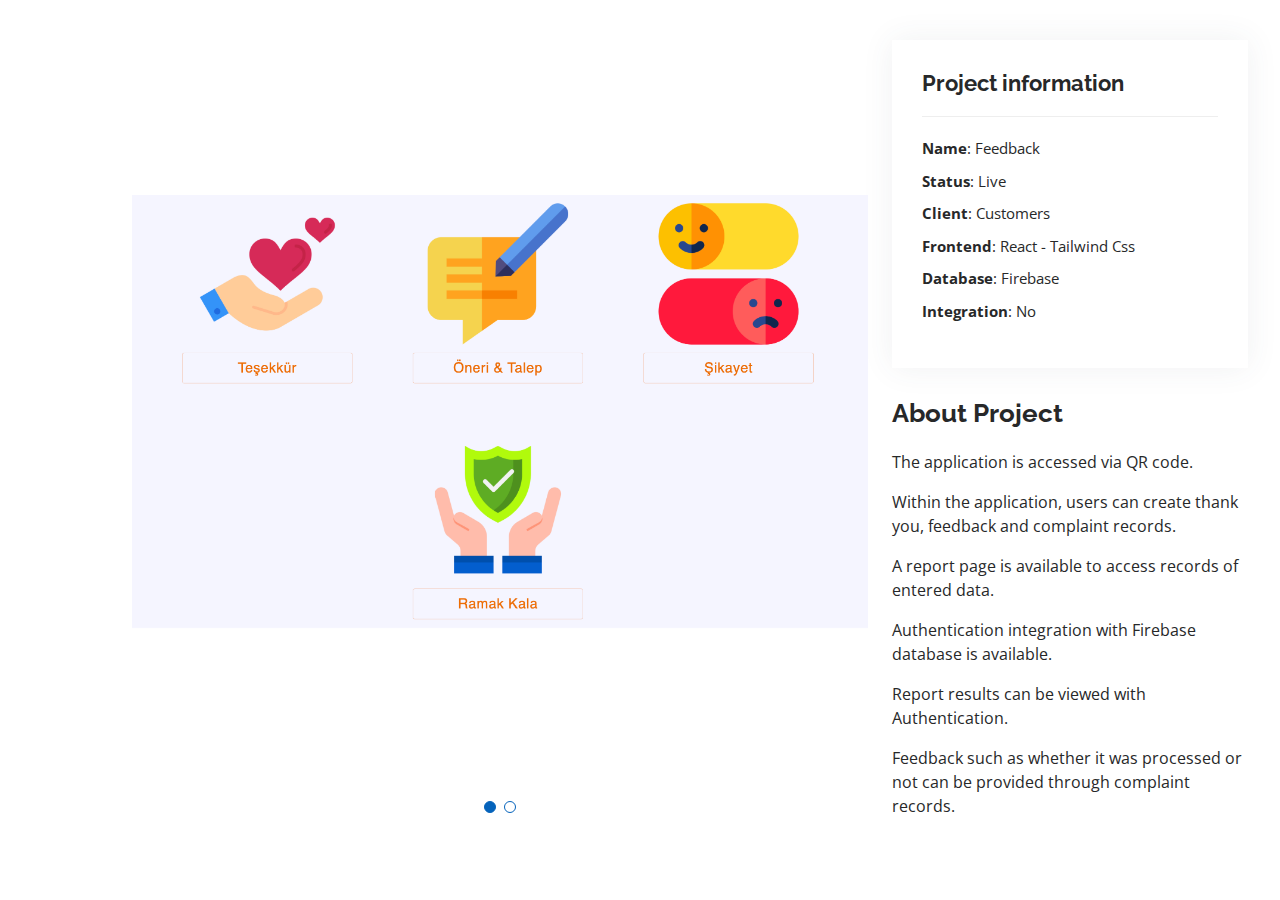
<file: feedback-details.html>
<!DOCTYPE html>
<html lang="en">

<head>
  <meta charset="utf-8">
  <meta content="width=device-width, initial-scale=1.0" name="viewport">

  <title>Portfolio Details</title>
  <meta content="" name="description">
  <meta content="" name="keywords">

  <!-- Favicons -->
  <link href="assets/img/favicon.png" rel="icon">
  <link href="assets/img/apple-touch-icon.png" rel="apple-touch-icon">

  <!-- Google Fonts -->
  <link
    href="https://fonts.googleapis.com/css?family=Open+Sans:300,300i,400,400i,600,600i,700,700i|Raleway:300,300i,400,400i,500,500i,600,600i,700,700i|Poppins:300,300i,400,400i,500,500i,600,600i,700,700i"
    rel="stylesheet">

  <!-- Vendor CSS Files -->
  <link href="assets/vendor/aos/aos.css" rel="stylesheet">
  <link href="assets/vendor/bootstrap/css/bootstrap.min.css" rel="stylesheet">
  <link href="assets/vendor/bootstrap-icons/bootstrap-icons.css" rel="stylesheet">
  <link href="assets/vendor/boxicons/css/boxicons.min.css" rel="stylesheet">
  <link href="assets/vendor/glightbox/css/glightbox.min.css" rel="stylesheet">
  <link href="assets/vendor/swiper/swiper-bundle.min.css" rel="stylesheet">

  <!-- Template Main CSS File -->
  <link href="assets/css/style.css" rel="stylesheet">

</head>

<body>

  <main id="main">

    <!-- ======= Portfolio Details Section ======= -->
    <section id="portfolio-details" class="portfolio-details">
      <div class="container">

        <div class="row gy-4">

          <div class="col-lg-8">
            <div class="portfolio-details-slider swiper">
              <div class="swiper-wrapper align-items-center">

                <div class="swiper-slide">
                  <img src="assets/img/portfolio-detail/feedback/home.png" alt="">
                </div>
                <div class="swiper-slide">
                  <img src="assets/img/portfolio-detail/feedback/modal.png" alt="">
                </div>
               

              </div>
              <div class="swiper-pagination"></div>
            </div>
          </div>

          <div class="col-lg-4">
            <div class="portfolio-info">
              <h3>Project information</h3>
              <ul>
                <li><strong>Name</strong>: Feedback</li>
                <li><strong>Status</strong>: Live</li>
                <li><strong>Client</strong>: Customers</li>
                <li><strong>Frontend</strong>: React - Tailwind Css</li>
                <li><strong>Database</strong>: Firebase</li>
                <li><strong>Integration</strong>: No</li>
                <!-- <li><strong>Project date</strong>: 01 March, 2022</li> -->
                <!-- <li><strong>Project URL</strong>: <a href="#">www.example.com</a></li> -->
              </ul>
            </div>
            <div class="portfolio-description">
              <h2>About Project</h2>
              <p>The application is accessed via QR code.</p>
              <p>Within the application, users can create thank you, feedback and complaint records.</p>
              <p>A report page is available to access records of entered data.</p>
              <p>Authentication integration with Firebase database is available.</p>
              <p>Report results can be viewed with Authentication.</p>
              <p>Feedback such as whether it was processed or not can be provided through complaint records.</p>
            </div>
          </div>

        </div>

      </div>
    </section><!-- End Portfolio Details Section -->

  </main><!-- End #main -->

  <div id="preloader"></div>
  <a href="#" class="back-to-top d-flex align-items-center justify-content-center"><i
      class="bi bi-arrow-up-short"></i></a>

  <!-- Vendor JS Files -->
  <script src="assets/vendor/purecounter/purecounter_vanilla.js"></script>
  <script src="assets/vendor/aos/aos.js"></script>
  <script src="assets/vendor/bootstrap/js/bootstrap.bundle.min.js"></script>
  <script src="assets/vendor/glightbox/js/glightbox.min.js"></script>
  <script src="assets/vendor/isotope-layout/isotope.pkgd.min.js"></script>
  <script src="assets/vendor/swiper/swiper-bundle.min.js"></script>
  <script src="assets/vendor/typed.js/typed.umd.js"></script>
  <script src="assets/vendor/waypoints/noframework.waypoints.js"></script>
  <script src="assets/vendor/php-email-form/validate.js"></script>

  <!-- Template Main JS File -->
  <script src="assets/js/main.js"></script>

</body>

</html>
</file>
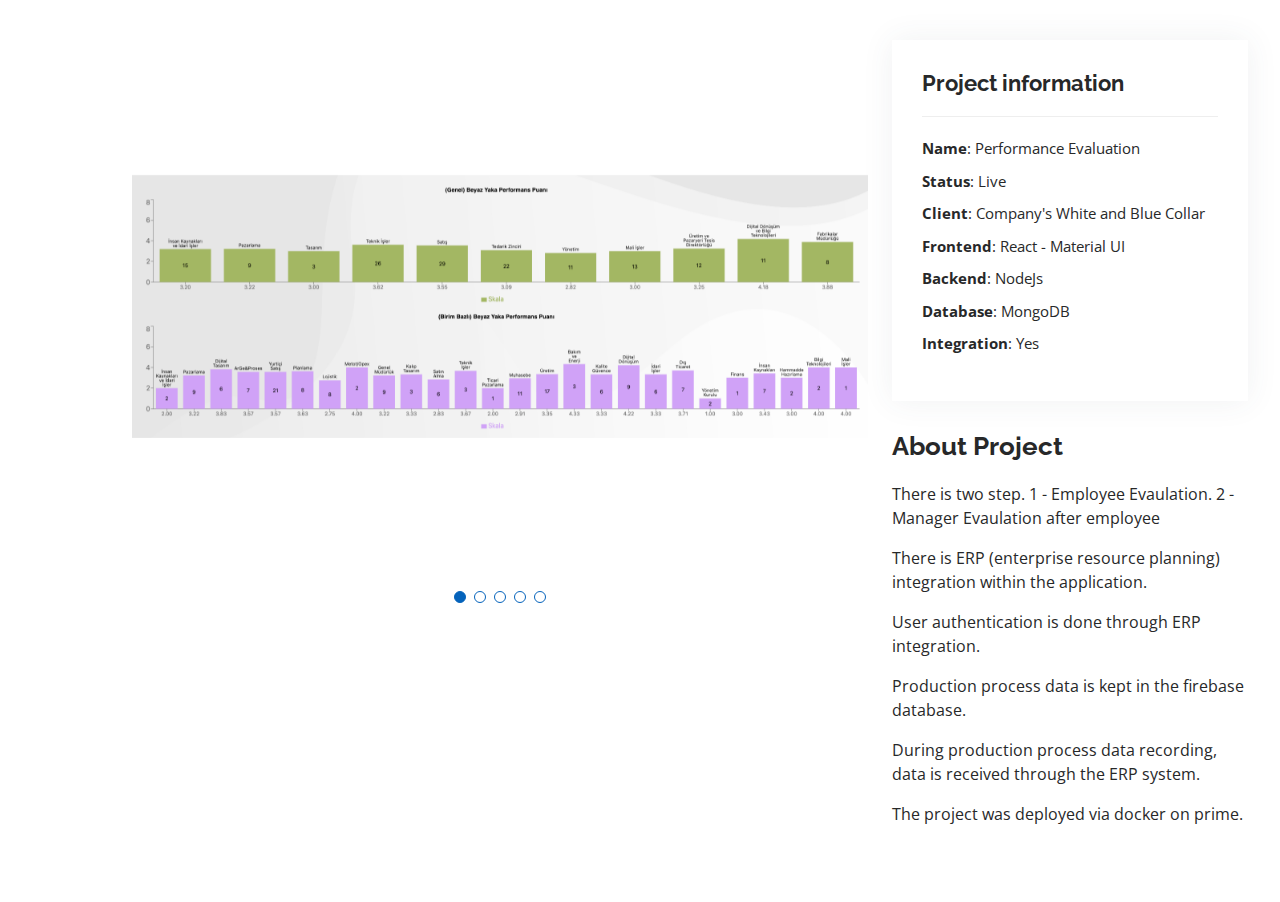
<file: performance-details.html>
<!DOCTYPE html>
<html lang="en">

<head>
  <meta charset="utf-8">
  <meta content="width=device-width, initial-scale=1.0" name="viewport">

  <title>Portfolio Details</title>
  <meta content="" name="description">
  <meta content="" name="keywords">

  <!-- Favicons -->
  <link href="assets/img/favicon.png" rel="icon">
  <link href="assets/img/apple-touch-icon.png" rel="apple-touch-icon">

  <!-- Google Fonts -->
  <link
    href="https://fonts.googleapis.com/css?family=Open+Sans:300,300i,400,400i,600,600i,700,700i|Raleway:300,300i,400,400i,500,500i,600,600i,700,700i|Poppins:300,300i,400,400i,500,500i,600,600i,700,700i"
    rel="stylesheet">

  <!-- Vendor CSS Files -->
  <link href="assets/vendor/aos/aos.css" rel="stylesheet">
  <link href="assets/vendor/bootstrap/css/bootstrap.min.css" rel="stylesheet">
  <link href="assets/vendor/bootstrap-icons/bootstrap-icons.css" rel="stylesheet">
  <link href="assets/vendor/boxicons/css/boxicons.min.css" rel="stylesheet">
  <link href="assets/vendor/glightbox/css/glightbox.min.css" rel="stylesheet">
  <link href="assets/vendor/swiper/swiper-bundle.min.css" rel="stylesheet">

  <!-- Template Main CSS File -->
  <link href="assets/css/style.css" rel="stylesheet">

</head>

<body>

  <main id="main">

    <!-- ======= Portfolio Details Section ======= -->
    <section id="portfolio-details" class="portfolio-details">
      <div class="container">

        <div class="row gy-4">

          <div class="col-lg-8">
            <div class="portfolio-details-slider swiper">
              <div class="swiper-wrapper align-items-center">

                <div class="swiper-slide">
                  <img src="assets/img/portfolio-detail/performance/graphic1.png" alt="">
                </div>
                <div class="swiper-slide">
                  <img src="assets/img/portfolio-detail/performance/twiserSonuc.png" alt="">
                </div>
                <div class="swiper-slide">
                  <img src="assets/img/portfolio-detail/performance/graphic2.png" alt="">
                </div>
                <div class="swiper-slide">
                  <img src="assets/img/portfolio-detail/performance/userLoginPage.png" alt="">
                </div>
                <div class="swiper-slide">
                  <img src="assets/img/portfolio-detail/performance/loginPage.png" alt="">
                </div>
               

              </div>
              <div class="swiper-pagination"></div>
            </div>
          </div>

          <div class="col-lg-4">
            <div class="portfolio-info">
              <h3>Project information</h3>
              <ul>
                <li><strong>Name</strong>: Performance Evaluation</li>
                <li><strong>Status</strong>: Live</li>
                <li><strong>Client</strong>: Company's White and Blue Collar</li>
                <li><strong>Frontend</strong>: React - Material UI</li>
                <li><strong>Backend</strong>: NodeJs</li>
                <li><strong>Database</strong>: MongoDB</li>
                <li><strong>Integration</strong>: Yes</li>
                <!-- <li><strong>Project date</strong>: 01 March, 2022</li> -->
                <!-- <li><strong>Project URL</strong>: <a href="#">www.example.com</a></li> -->
              </ul>
            </div>
            <div class="portfolio-description">
              <h2>About Project</h2>
              <p>There is two step. 1 - Employee Evaulation. 2 - Manager Evaulation after employee</p>
              <p>There is ERP (enterprise resource planning) integration within the application.</p>
              <p>User authentication is done through ERP integration.</p>
              <p>Production process data is kept in the firebase database.</p>
              <p>During production process data recording, data is received through the ERP system.</p>
              <p>The project was deployed via docker on prime.</p>
            </div>
          </div>

        </div>

      </div>
    </section><!-- End Portfolio Details Section -->

  </main><!-- End #main -->

  <div id="preloader"></div>
  <a href="#" class="back-to-top d-flex align-items-center justify-content-center"><i
      class="bi bi-arrow-up-short"></i></a>

  <!-- Vendor JS Files -->
  <script src="assets/vendor/purecounter/purecounter_vanilla.js"></script>
  <script src="assets/vendor/aos/aos.js"></script>
  <script src="assets/vendor/bootstrap/js/bootstrap.bundle.min.js"></script>
  <script src="assets/vendor/glightbox/js/glightbox.min.js"></script>
  <script src="assets/vendor/isotope-layout/isotope.pkgd.min.js"></script>
  <script src="assets/vendor/swiper/swiper-bundle.min.js"></script>
  <script src="assets/vendor/typed.js/typed.umd.js"></script>
  <script src="assets/vendor/waypoints/noframework.waypoints.js"></script>
  <script src="assets/vendor/php-email-form/validate.js"></script>

  <!-- Template Main JS File -->
  <script src="assets/js/main.js"></script>

</body>

</html>
</file>
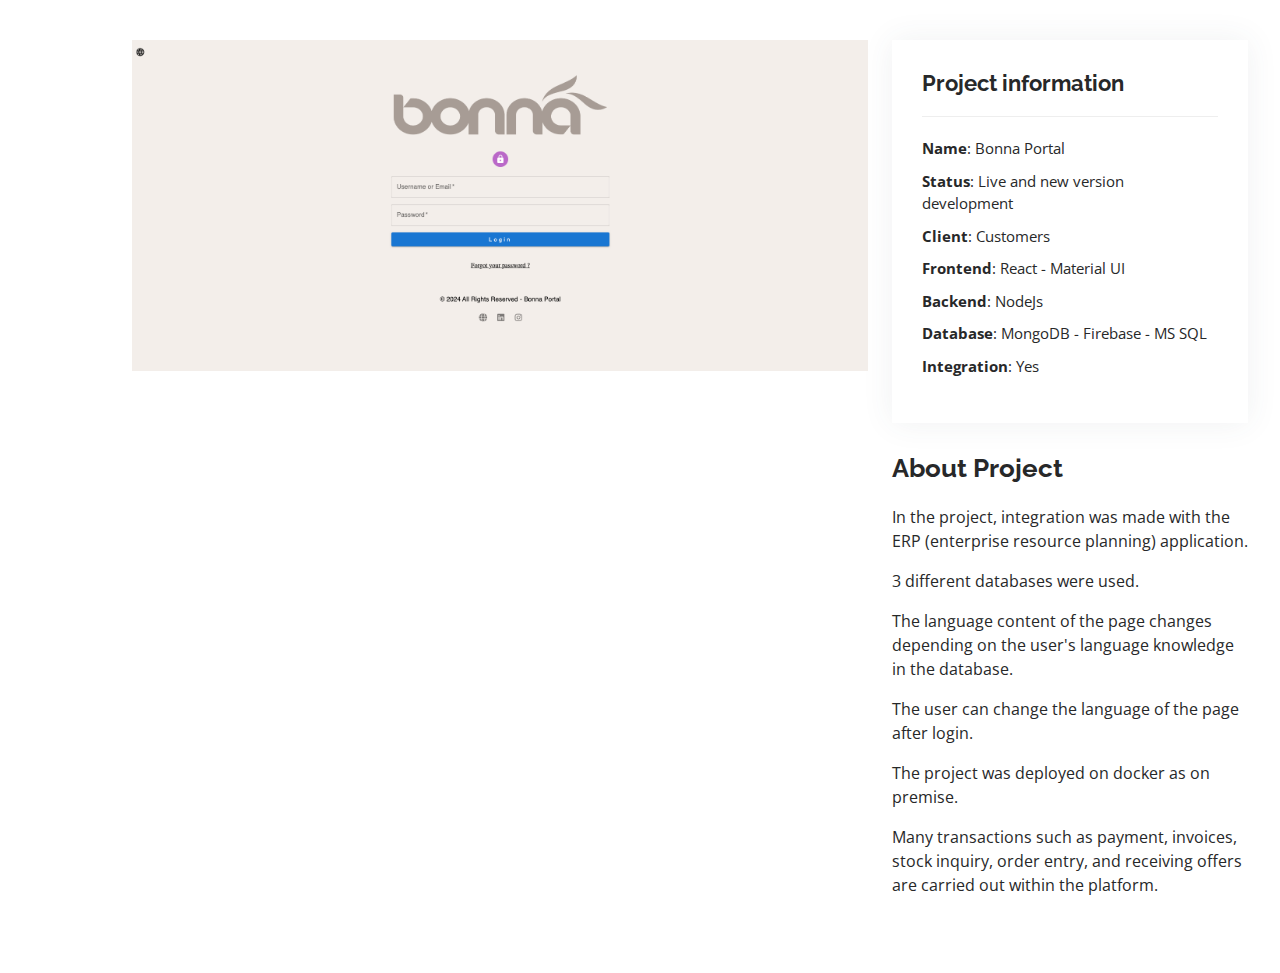
<file: portal-details.html>
<!DOCTYPE html>
<html lang="en">

<head>
  <meta charset="utf-8">
  <meta content="width=device-width, initial-scale=1.0" name="viewport">

  <title>Portfolio Details</title>
  <meta content="" name="description">
  <meta content="" name="keywords">

  <!-- Favicons -->
  <link href="assets/img/favicon.png" rel="icon">
  <link href="assets/img/apple-touch-icon.png" rel="apple-touch-icon">

  <!-- Google Fonts -->
  <link
    href="https://fonts.googleapis.com/css?family=Open+Sans:300,300i,400,400i,600,600i,700,700i|Raleway:300,300i,400,400i,500,500i,600,600i,700,700i|Poppins:300,300i,400,400i,500,500i,600,600i,700,700i"
    rel="stylesheet">

  <!-- Vendor CSS Files -->
  <link href="assets/vendor/aos/aos.css" rel="stylesheet">
  <link href="assets/vendor/bootstrap/css/bootstrap.min.css" rel="stylesheet">
  <link href="assets/vendor/bootstrap-icons/bootstrap-icons.css" rel="stylesheet">
  <link href="assets/vendor/boxicons/css/boxicons.min.css" rel="stylesheet">
  <link href="assets/vendor/glightbox/css/glightbox.min.css" rel="stylesheet">
  <link href="assets/vendor/swiper/swiper-bundle.min.css" rel="stylesheet">

  <!-- Template Main CSS File -->
  <link href="assets/css/style.css" rel="stylesheet">

</head>

<body>

  <main id="main">

    <!-- ======= Portfolio Details Section ======= -->
    <section id="portfolio-details" class="portfolio-details">
      <div class="container">

        <div class="row gy-4">

          <div class="col-lg-8">
            <div class="portfolio-details-slider swiper">
              <div class="swiper-wrapper align-items-center">

                <div class="swiper-slide">
                  <img src="assets/img/portfolio-detail/portal/portalLoginPage.png" alt="">
                </div>

              </div>
              <div class="swiper-pagination"></div>
            </div>
          </div>

          <div class="col-lg-4">
            <div class="portfolio-info">
              <h3>Project information</h3>
              <ul>
                <li><strong>Name</strong>: Bonna Portal</li>
                <li><strong>Status</strong>: Live and new version development</li>
                <li><strong>Client</strong>: Customers</li>
                <li><strong>Frontend</strong>: React - Material UI</li>
                <li><strong>Backend</strong>: NodeJs</li>
                <li><strong>Database</strong>: MongoDB - Firebase - MS SQL</li>
                <li><strong>Integration</strong>: Yes</li>
                <!-- <li><strong>Project date</strong>: 01 March, 2022</li> -->
                <!-- <li><strong>Project URL</strong>: <a href="#">www.example.com</a></li> -->
              </ul>
            </div>
            <div class="portfolio-description">
              <h2>About Project</h2>
              <p>In the project, integration was made with the ERP (enterprise resource planning) application.</p>
              <p>3 different databases were used.</p>
              <p>The language content of the page changes depending on the user's language knowledge in the database.</p>
              <p>The user can change the language of the page after login.</p>
              <p>The project was deployed on docker as on premise.</p>
              <p>Many transactions such as payment, invoices, stock inquiry, order entry, and receiving offers are carried out within the platform.</p>
            </div>
          </div>

        </div>

      </div>
    </section><!-- End Portfolio Details Section -->

  </main><!-- End #main -->

  <div id="preloader"></div>
  <a href="#" class="back-to-top d-flex align-items-center justify-content-center"><i
      class="bi bi-arrow-up-short"></i></a>

  <!-- Vendor JS Files -->
  <script src="assets/vendor/purecounter/purecounter_vanilla.js"></script>
  <script src="assets/vendor/aos/aos.js"></script>
  <script src="assets/vendor/bootstrap/js/bootstrap.bundle.min.js"></script>
  <script src="assets/vendor/glightbox/js/glightbox.min.js"></script>
  <script src="assets/vendor/isotope-layout/isotope.pkgd.min.js"></script>
  <script src="assets/vendor/swiper/swiper-bundle.min.js"></script>
  <script src="assets/vendor/typed.js/typed.umd.js"></script>
  <script src="assets/vendor/waypoints/noframework.waypoints.js"></script>
  <script src="assets/vendor/php-email-form/validate.js"></script>

  <!-- Template Main JS File -->
  <script src="assets/js/main.js"></script>

</body>

</html>
</file>
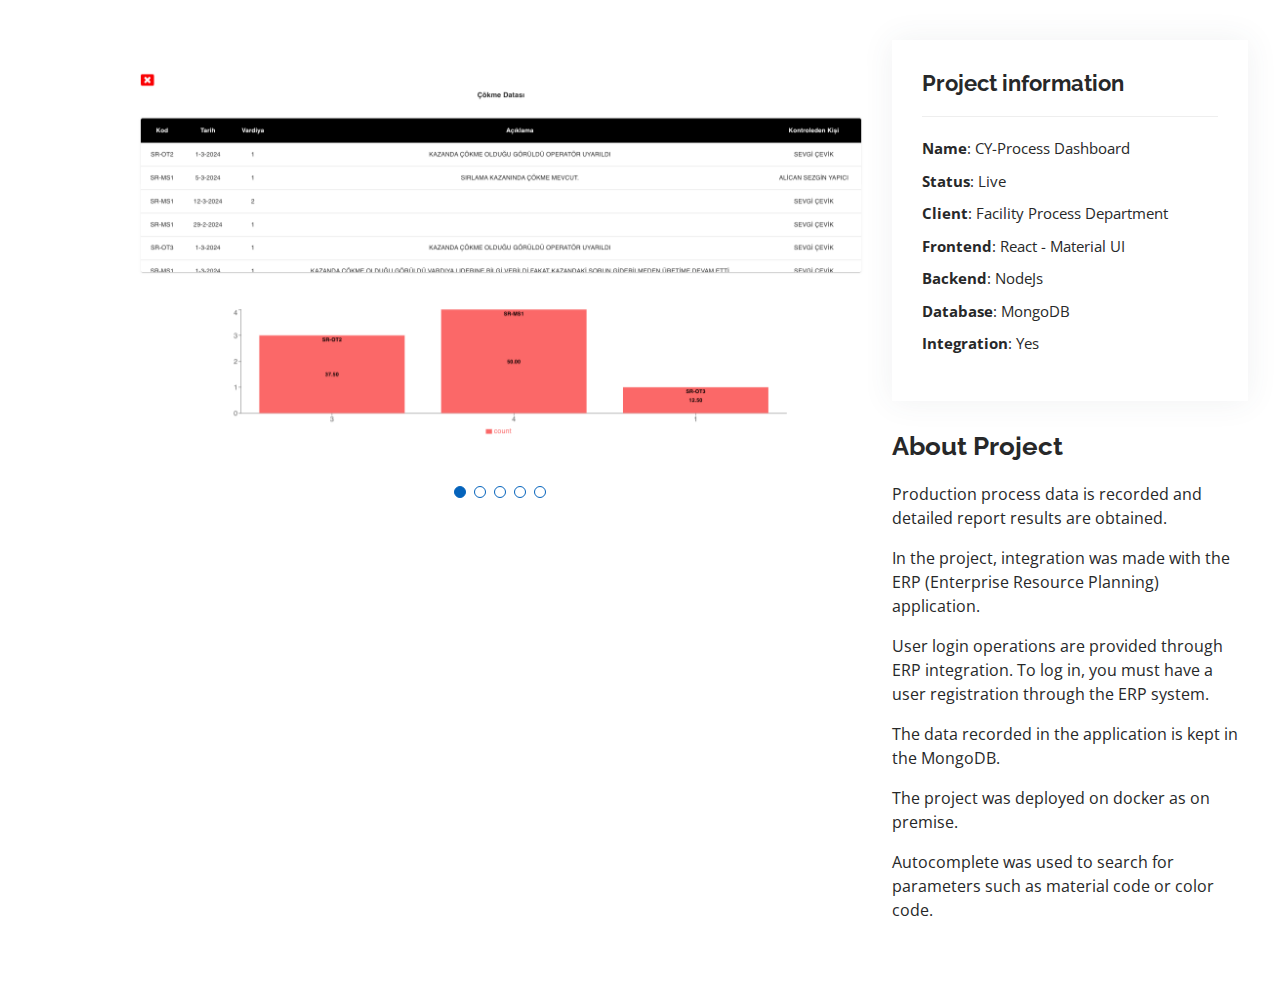
<file: process-details.html>
<!DOCTYPE html>
<html lang="en">

<head>
  <meta charset="utf-8">
  <meta content="width=device-width, initial-scale=1.0" name="viewport">

  <title>Portfolio Details</title>
  <meta content="" name="description">
  <meta content="" name="keywords">

  <!-- Favicons -->
  <link href="assets/img/favicon.png" rel="icon">
  <link href="assets/img/apple-touch-icon.png" rel="apple-touch-icon">

  <!-- Google Fonts -->
  <link
    href="https://fonts.googleapis.com/css?family=Open+Sans:300,300i,400,400i,600,600i,700,700i|Raleway:300,300i,400,400i,500,500i,600,600i,700,700i|Poppins:300,300i,400,400i,500,500i,600,600i,700,700i"
    rel="stylesheet">

  <!-- Vendor CSS Files -->
  <link href="assets/vendor/aos/aos.css" rel="stylesheet">
  <link href="assets/vendor/bootstrap/css/bootstrap.min.css" rel="stylesheet">
  <link href="assets/vendor/bootstrap-icons/bootstrap-icons.css" rel="stylesheet">
  <link href="assets/vendor/boxicons/css/boxicons.min.css" rel="stylesheet">
  <link href="assets/vendor/glightbox/css/glightbox.min.css" rel="stylesheet">
  <link href="assets/vendor/swiper/swiper-bundle.min.css" rel="stylesheet">

  <!-- Template Main CSS File -->
  <link href="assets/css/style.css" rel="stylesheet">

</head>

<body>

  <main id="main">

    <!-- ======= Portfolio Details Section ======= -->
    <section id="portfolio-details" class="portfolio-details">
      <div class="container">

        <div class="row gy-4">

          <div class="col-lg-8">
            <div class="portfolio-details-slider swiper">
              <div class="swiper-wrapper align-items-center">

                <div class="swiper-slide">
                  <img src="assets/img/portfolio-detail/process/aksiyondetayPage.png" alt="">
                </div>
                <div class="swiper-slide">
                  <img src="assets/img/portfolio-detail/process/sirlamaDetayPage.png" alt="">
                </div>
                <div class="swiper-slide">
                  <img src="assets/img/portfolio-detail/process/autoComplete.png" alt="">
                </div>
                <div class="swiper-slide">
                  <img src="assets/img/portfolio-detail/process/uygunsulukGrafik.png" alt="">
                </div>
                <div class="swiper-slide">
                  <img src="assets/img/portfolio-detail/process/uygunsuzlukDataEntyModal.png" alt="">
                </div>
               

              </div>
              <div class="swiper-pagination"></div>
            </div>
          </div>

          <div class="col-lg-4">
            <div class="portfolio-info">
              <h3>Project information</h3>
              <ul>
                <li><strong>Name</strong>: CY-Process Dashboard</li>
                <li><strong>Status</strong>: Live</li>
                <li><strong>Client</strong>: Facility Process Department</li>
                <li><strong>Frontend</strong>: React - Material UI</li>
                <li><strong>Backend</strong>: NodeJs</li>
                <li><strong>Database</strong>: MongoDB</li>
                <li><strong>Integration</strong>: Yes</li>
                <!-- <li><strong>Project date</strong>: 01 March, 2022</li> -->
                <!-- <li><strong>Project URL</strong>: <a href="#">www.example.com</a></li> -->
              </ul>
            </div>
            <div class="portfolio-description">
              <h2>About Project</h2>
              <p>Production process data is recorded and detailed report results are obtained.</p>
              <p>In the project, integration was made with the ERP (Enterprise Resource Planning) application.</p>
              <p>User login operations are provided through ERP integration. To log in, you must have a user registration through the ERP system.</p>
              <p>The data recorded in the application is kept in the MongoDB.</p>
              <p>The project was deployed on docker as on premise.</p>
              <p>Autocomplete was used to search for parameters such as material code or color code.</p>
            </div>
          </div>

        </div>

      </div>
    </section><!-- End Portfolio Details Section -->

  </main><!-- End #main -->

  <div id="preloader"></div>
  <a href="#" class="back-to-top d-flex align-items-center justify-content-center"><i
      class="bi bi-arrow-up-short"></i></a>

  <!-- Vendor JS Files -->
  <script src="assets/vendor/purecounter/purecounter_vanilla.js"></script>
  <script src="assets/vendor/aos/aos.js"></script>
  <script src="assets/vendor/bootstrap/js/bootstrap.bundle.min.js"></script>
  <script src="assets/vendor/glightbox/js/glightbox.min.js"></script>
  <script src="assets/vendor/isotope-layout/isotope.pkgd.min.js"></script>
  <script src="assets/vendor/swiper/swiper-bundle.min.js"></script>
  <script src="assets/vendor/typed.js/typed.umd.js"></script>
  <script src="assets/vendor/waypoints/noframework.waypoints.js"></script>
  <script src="assets/vendor/php-email-form/validate.js"></script>

  <!-- Template Main JS File -->
  <script src="assets/js/main.js"></script>

</body>

</html>
</file>
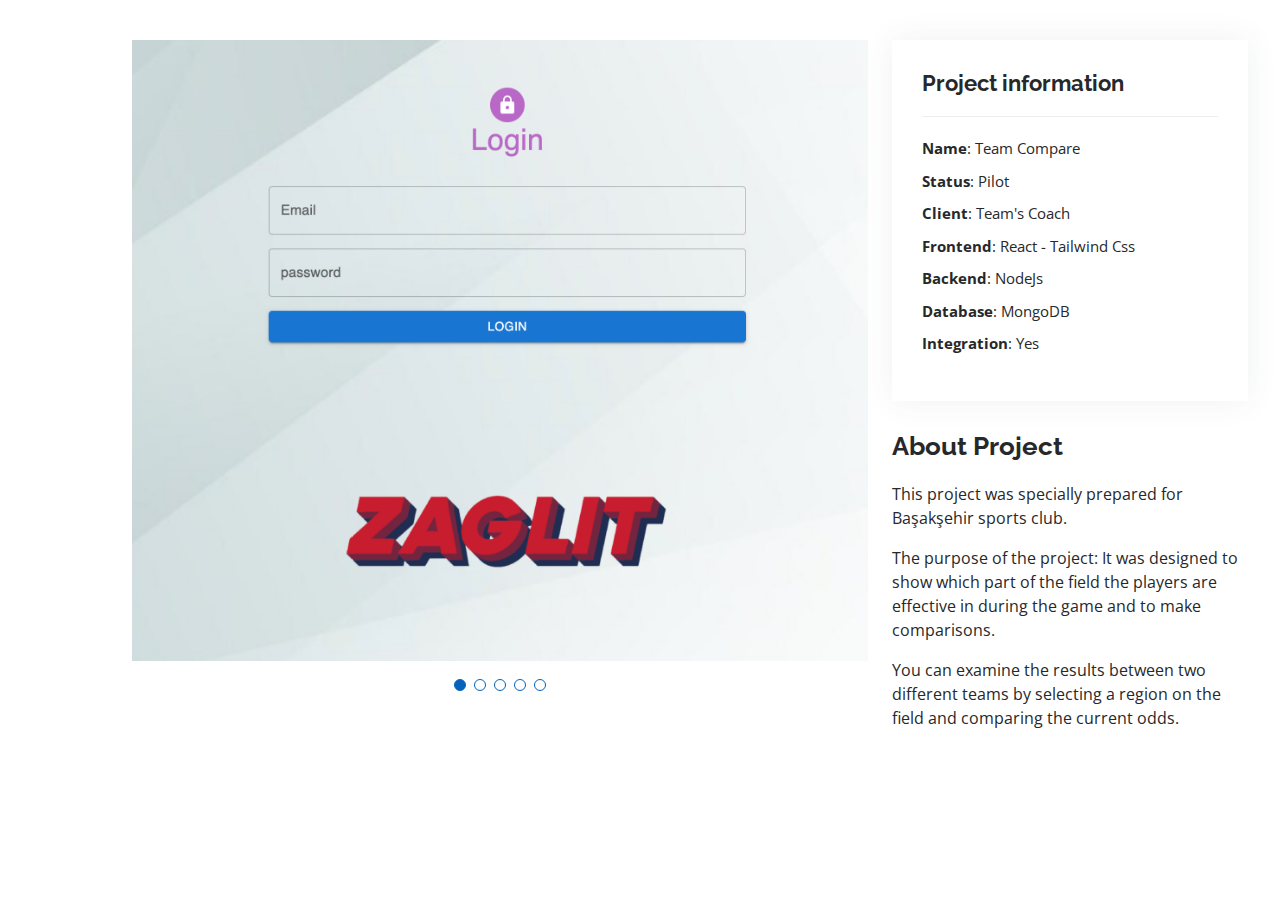
<file: zonecontrol-details.html>
<!DOCTYPE html>
<html lang="en">

<head>
  <meta charset="utf-8">
  <meta content="width=device-width, initial-scale=1.0" name="viewport">

  <title>Portfolio Details</title>
  <meta content="" name="description">
  <meta content="" name="keywords">

  <!-- Favicons -->
  <link href="assets/img/favicon.png" rel="icon">
  <link href="assets/img/apple-touch-icon.png" rel="apple-touch-icon">

  <!-- Google Fonts -->
  <link
    href="https://fonts.googleapis.com/css?family=Open+Sans:300,300i,400,400i,600,600i,700,700i|Raleway:300,300i,400,400i,500,500i,600,600i,700,700i|Poppins:300,300i,400,400i,500,500i,600,600i,700,700i"
    rel="stylesheet">

  <!-- Vendor CSS Files -->
  <link href="assets/vendor/aos/aos.css" rel="stylesheet">
  <link href="assets/vendor/bootstrap/css/bootstrap.min.css" rel="stylesheet">
  <link href="assets/vendor/bootstrap-icons/bootstrap-icons.css" rel="stylesheet">
  <link href="assets/vendor/boxicons/css/boxicons.min.css" rel="stylesheet">
  <link href="assets/vendor/glightbox/css/glightbox.min.css" rel="stylesheet">
  <link href="assets/vendor/swiper/swiper-bundle.min.css" rel="stylesheet">

  <!-- Template Main CSS File -->
  <link href="assets/css/style.css" rel="stylesheet">

</head>

<body>

  <main id="main">

    <!-- ======= Portfolio Details Section ======= -->
    <section id="portfolio-details" class="portfolio-details">
      <div class="container">

        <div class="row gy-4">

          <div class="col-lg-8">
            <div class="portfolio-details-slider swiper">
              <div class="swiper-wrapper align-items-center">

                <div class="swiper-slide">
                  <img src="assets/img/portfolio-detail/zonecontrol/login.png" alt="">
                </div>
                <div class="swiper-slide">
                  <img src="assets/img/portfolio-detail/zonecontrol/zone1.png" alt="">
                </div>
                <div class="swiper-slide">
                  <img src="assets/img/portfolio-detail/zonecontrol/zone2.png" alt="">
                </div>
                <div class="swiper-slide">
                  <img src="assets/img/portfolio-detail/zonecontrol/zone-compare1.png" alt="">
                </div>
                <div class="swiper-slide">
                  <img src="assets/img/portfolio-detail/zonecontrol/zone-compare2.png" alt="">
                </div>
               

              </div>
              <div class="swiper-pagination"></div>
            </div>
          </div>

          <div class="col-lg-4">
            <div class="portfolio-info">
              <h3>Project information</h3>
              <ul>
                <li><strong>Name</strong>: Team Compare</li>
                <li><strong>Status</strong>: Pilot</li>
                <li><strong>Client</strong>: Team's Coach</li>
                <li><strong>Frontend</strong>: React - Tailwind Css</li>
                <li><strong>Backend</strong>: NodeJs</li>
                <li><strong>Database</strong>: MongoDB</li>
                <li><strong>Integration</strong>: Yes</li>
                <!-- <li><strong>Project date</strong>: 01 March, 2022</li> -->
                <!-- <li><strong>Project URL</strong>: <a href="#">www.example.com</a></li> -->
              </ul>
            </div>
            <div class="portfolio-description">
              <h2>About Project</h2>
              <p>This project was specially prepared for Başakşehir sports club.</p>
              <p>The purpose of the project: It was designed to show which part of the field the players are effective in during the game and to make comparisons.</p>
              <p>You can examine the results between two different teams by selecting a region on the field and comparing the current odds.</p>
            </div>
          </div>

        </div>

      </div>
    </section><!-- End Portfolio Details Section -->

  </main><!-- End #main -->

  <div id="preloader"></div>
  <a href="#" class="back-to-top d-flex align-items-center justify-content-center"><i
      class="bi bi-arrow-up-short"></i></a>

  <!-- Vendor JS Files -->
  <script src="assets/vendor/purecounter/purecounter_vanilla.js"></script>
  <script src="assets/vendor/aos/aos.js"></script>
  <script src="assets/vendor/bootstrap/js/bootstrap.bundle.min.js"></script>
  <script src="assets/vendor/glightbox/js/glightbox.min.js"></script>
  <script src="assets/vendor/isotope-layout/isotope.pkgd.min.js"></script>
  <script src="assets/vendor/swiper/swiper-bundle.min.js"></script>
  <script src="assets/vendor/typed.js/typed.umd.js"></script>
  <script src="assets/vendor/waypoints/noframework.waypoints.js"></script>
  <script src="assets/vendor/php-email-form/validate.js"></script>

  <!-- Template Main JS File -->
  <script src="assets/js/main.js"></script>

</body>

</html>
</file>
<file: assets/css/style.css>
/**
* Template Name: MyResume
* Template URL: https://bootstrapmade.com/free-html-bootstrap-template-my-resume/
* Updated: Mar 17 2024 with Bootstrap v5.3.3
* Author: BootstrapMade.com
* License: https://bootstrapmade.com/license/
*/

/*--------------------------------------------------------------
# General
--------------------------------------------------------------*/
body {
  font-family: "Open Sans", sans-serif;
  color: #272829;
}

a {
  color: #0563bb;
  text-decoration: none;
}

a:hover {
  color: #067ded;
  text-decoration: none;
}

h1,
h2,
h3,
h4,
h5,
h6 {
  font-family: "Raleway", sans-serif;
}

/*--------------------------------------------------------------
# Back to top button
--------------------------------------------------------------*/
.back-to-top {
  position: fixed;
  visibility: hidden;
  opacity: 0;
  right: 15px;
  bottom: 15px;
  z-index: 996;
  background: #0563bb;
  width: 40px;
  height: 40px;
  border-radius: 50px;
  transition: all 0.4s;
}

.back-to-top i {
  font-size: 28px;
  color: #fff;
  line-height: 0;
}

.back-to-top:hover {
  background: #0678e3;
  color: #fff;
}

.back-to-top.active {
  visibility: visible;
  opacity: 1;
}

/*--------------------------------------------------------------
# Preloader
--------------------------------------------------------------*/
#preloader {
  position: fixed;
  top: 0;
  left: 0;
  right: 0;
  bottom: 0;
  z-index: 9999;
  overflow: hidden;
  background: #fff;
}

#preloader:before {
  content: "";
  position: fixed;
  top: calc(50% - 30px);
  left: calc(50% - 30px);
  border: 6px solid #0563bb;
  border-top-color: #fff;
  border-bottom-color: #fff;
  border-radius: 50%;
  width: 60px;
  height: 60px;
  animation: animate-preloader 1s linear infinite;
}

@keyframes animate-preloader {
  0% {
    transform: rotate(0deg);
  }

  100% {
    transform: rotate(360deg);
  }
}

/*--------------------------------------------------------------
# Disable aos animation delay on mobile devices
--------------------------------------------------------------*/
@media screen and (max-width: 768px) {
  [data-aos-delay] {
    transition-delay: 0 !important;
  }
}

/*--------------------------------------------------------------
# Header
--------------------------------------------------------------*/
#header {
  position: fixed;
  top: 0;
  left: 0;
  bottom: 0;
  z-index: 9997;
  transition: all 0.5s;
  padding: 15px;
  overflow-y: auto;
}

@media (max-width: 991px) {
  #header {
    width: 300px;
    background: #fff;
    border-right: 1px solid #e6e9ec;
    left: -300px;
  }
}

@media (min-width: 991px) {
  #main {
    margin-left: 100px;
  }
}

/*--------------------------------------------------------------
# Navigation Menu
--------------------------------------------------------------*/
/**
* Desktop Navigation 
*/
.nav-menu {
  padding: 0;
  display: block;
}

.nav-menu * {
  margin: 0;
  padding: 0;
  list-style: none;
}

.nav-menu>ul>li {
  position: relative;
  white-space: nowrap;
}

.nav-menu a,
.nav-menu a:focus {
  display: flex;
  align-items: center;
  color: #45505b;
  padding: 10px 18px;
  margin-bottom: 8px;
  transition: 0.3s;
  font-size: 15px;
  border-radius: 50px;
  background: #f2f3f5;
  height: 56px;
  width: 100%;
  overflow: hidden;
  transition: 0.3s;
}

.nav-menu a i,
.nav-menu a:focus i {
  font-size: 20px;
}

.nav-menu a span,
.nav-menu a:focus span {
  padding: 0 5px 0 7px;
  color: #45505b;
}

@media (min-width: 992px) {

  .nav-menu a,
  .nav-menu a:focus {
    width: 56px;
  }

  .nav-menu a span,
  .nav-menu a:focus span {
    display: none;
    color: #fff;
  }
}

.nav-menu a:hover,
.nav-menu .active,
.nav-menu .active:focus,
.nav-menu li:hover>a {
  color: #fff;
  background: #0563bb;
}

.nav-menu a:hover span,
.nav-menu .active span,
.nav-menu .active:focus span,
.nav-menu li:hover>a span {
  color: #fff;
}

.nav-menu a:hover,
.nav-menu li:hover>a {
  width: 100%;
  color: #fff;
}

.nav-menu a:hover span,
.nav-menu li:hover>a span {
  display: block;
}

/**
* Mobile Navigation 
*/
.mobile-nav-toggle {
  position: fixed;
  right: 10px;
  top: 10px;
  z-index: 9998;
  border: 0;
  background: none;
  font-size: 28px;
  transition: all 0.4s;
  outline: none !important;
  line-height: 0;
  cursor: pointer;
  border-radius: 50px;
  padding: 5px;
}

.mobile-nav-toggle i {
  color: #45505b;
}

.mobile-nav-active {
  overflow: hidden;
}

.mobile-nav-active #header {
  left: 0;
}

.mobile-nav-active .mobile-nav-toggle {
  color: #fff;
  background-color: #0563bb;
}

/*--------------------------------------------------------------
# Hero Section
--------------------------------------------------------------*/
#hero {
  width: 100%;
  height: 100vh;
  background: url("../img/hero-bg.jpg") top right no-repeat;
  background-size: cover;
  position: relative;
}

@media (min-width: 992px) {
  #hero {
    padding-left: 160px;
  }
}

#hero:before {
  content: "";
  background: rgba(255, 255, 255, 0.8);
  position: absolute;
  bottom: 0;
  top: 0;
  left: 0;
  right: 0;
}

#hero h1 {
  margin: 0;
  font-size: 64px;
  font-weight: 700;
  line-height: 56px;
  color: #45505b;
}

#hero p {
  color: #45505b;
  margin: 15px 0 0 0;
  font-size: 26px;
  font-family: "Poppins", sans-serif;
}

#hero p span {
  color: #0563bb;
  letter-spacing: 1px;
}

#hero .social-links {
  margin-top: 30px;
}

#hero .social-links a {
  font-size: 24px;
  display: inline-block;
  color: #45505b;
  line-height: 1;
  margin-right: 20px;
  transition: 0.3s;
}

#hero .social-links a:hover {
  color: #0563bb;
}

@media (max-width: 992px) {
  #hero {
    text-align: center;
  }

  #hero h1 {
    font-size: 32px;
    line-height: 36px;
  }

  #hero p {
    margin-top: 10px;
    font-size: 20px;
    line-height: 24px;
  }
}

/*--------------------------------------------------------------
# Sections General
--------------------------------------------------------------*/
section {
  padding: 60px 0;
  overflow: hidden;
}

.section-title {
  text-align: center;
  padding-bottom: 30px;
}

.section-title h2 {
  font-size: 32px;
  font-weight: bold;
  text-transform: uppercase;
  margin-bottom: 20px;
  padding-bottom: 20px;
  position: relative;
  color: #45505b;
}

.section-title h2::before {
  content: "";
  position: absolute;
  display: block;
  width: 120px;
  height: 1px;
  background: #ddd;
  bottom: 1px;
  left: calc(50% - 60px);
}

.section-title h2::after {
  content: "";
  position: absolute;
  display: block;
  width: 40px;
  height: 3px;
  background: #0563bb;
  bottom: 0;
  left: calc(50% - 20px);
}

.section-title p {
  margin-bottom: 0;
}

/*--------------------------------------------------------------
# About
--------------------------------------------------------------*/
.about .content h3 {
  font-weight: 700;
  font-size: 26px;
  color: #728394;
}

.about .content ul {
  list-style: none;
  padding: 0;
}

.about .content ul li {
  margin-bottom: 20px;
  display: flex;
  align-items: center;
}

.about .content ul strong {
  margin-right: 10px;
}

.about .content ul i {
  font-size: 16px;
  margin-right: 5px;
  color: #0563bb;
  line-height: 0;
}

.about .content p:last-child {
  margin-bottom: 0;
}

/*--------------------------------------------------------------
# Facts
--------------------------------------------------------------*/
.facts .count-box {
  padding: 30px 30px 25px 30px;
  margin-top: 30px;
  width: 100%;
  position: relative;
  text-align: center;
  background: #fff;
}

.facts .count-box i {
  position: absolute;
  top: -25px;
  left: 50%;
  transform: translateX(-50%);
  font-size: 24px;
  background: #0563bb;
  color: #fff;
  border-radius: 50px;
  display: inline-flex;
  align-items: center;
  justify-content: center;
  width: 48px;
  height: 48px;
}

.facts .count-box span {
  font-size: 36px;
  display: block;
  font-weight: 600;
  color: #011426;
}

.facts .count-box p {
  padding: 0;
  margin: 0;
  font-family: "Raleway", sans-serif;
  font-size: 14px;
}

/*--------------------------------------------------------------
# Akills
--------------------------------------------------------------*/
.skills .progress {
  height: 60px;
  display: block;
  background: none;
  border-radius: 0;
}

.skills .progress .skill {
  padding: 10px 0;
  margin: 0;
  text-transform: uppercase;
  display: block;
  font-weight: 600;
  font-family: "Poppins", sans-serif;
  color: #45505b;
}

.skills .progress .skill .val {
  float: right;
  font-style: normal;
}

.skills .progress-bar-wrap {
  background: #f2f3f5;
}

.skills .progress-bar {
  width: 1px;
  height: 10px;
  transition: 0.9s;
  background-color: #0563bb;
}

/*--------------------------------------------------------------
# Resume
--------------------------------------------------------------*/
.resume .resume-title {
  font-size: 26px;
  font-weight: 700;
  margin-top: 20px;
  margin-bottom: 20px;
  color: #45505b;
}

.resume .resume-item {
  padding: 0 0 20px 20px;
  margin-top: -2px;
  border-left: 2px solid #0563bb;
  position: relative;
}

.resume .resume-item h4 {
  line-height: 18px;
  font-size: 18px;
  font-weight: 600;
  text-transform: uppercase;
  font-family: "Poppins", sans-serif;
  color: #0563bb;
  margin-bottom: 10px;
}

.resume .resume-item h5 {
  font-size: 16px;
  background: #f7f8f9;
  padding: 5px 15px;
  display: inline-block;
  font-weight: 600;
  margin-bottom: 10px;
}

.resume .resume-item ul {
  padding-left: 20px;
}

.resume .resume-item ul li {
  padding-bottom: 10px;
}

.resume .resume-item:last-child {
  padding-bottom: 0;
}

.resume .resume-item::before {
  content: "";
  position: absolute;
  width: 16px;
  height: 16px;
  border-radius: 50px;
  left: -9px;
  top: 0;
  background: #fff;
  border: 2px solid #0563bb;
}

/*--------------------------------------------------------------
# Portfolio
--------------------------------------------------------------*/
.portfolio .portfolio-item {
  margin-bottom: 30px;
}

.portfolio #portfolio-flters {
  padding: 0;
  margin: 0 auto 25px auto;
  list-style: none;
  text-align: center;
  background: #fff;
  border-radius: 50px;
  padding: 2px 15px;
}

.portfolio #portfolio-flters li {
  cursor: pointer;
  display: inline-block;
  padding: 10px 15px;
  font-size: 14px;
  font-weight: 600;
  line-height: 1;
  text-transform: uppercase;
  color: #272829;
  margin-bottom: 5px;
  transition: all 0.3s ease-in-out;
}

.portfolio #portfolio-flters li:hover,
.portfolio #portfolio-flters li.filter-active {
  color: #0563bb;
}

.portfolio #portfolio-flters li:last-child {
  margin-right: 0;
}

.portfolio .portfolio-wrap {
  transition: 0.3s;
  position: relative;
  overflow: hidden;
  z-index: 1;
  background: rgba(69, 80, 91, 0.8);
}

.portfolio .portfolio-wrap::before {
  content: "";
  background: rgba(255, 255, 255, 0.7);
  position: absolute;
  left: 30px;
  right: 30px;
  top: 30px;
  bottom: 30px;
  transition: all ease-in-out 0.3s;
  z-index: 2;
  opacity: 0;
}

.portfolio .portfolio-wrap .portfolio-info {
  opacity: 0;
  position: absolute;
  top: 0;
  left: 0;
  right: 0;
  bottom: 0;
  text-align: center;
  z-index: 3;
  transition: all ease-in-out 0.3s;
  display: flex;
  flex-direction: column;
  justify-content: center;
  align-items: center;
}

.portfolio .portfolio-wrap .portfolio-info::before {
  display: block;
  content: "";
  width: 48px;
  height: 48px;
  position: absolute;
  top: 35px;
  left: 35px;
  border-top: 3px solid #d7dce1;
  border-left: 3px solid #d7dce1;
  transition: all 0.5s ease 0s;
  z-index: 9994;
}

.portfolio .portfolio-wrap .portfolio-info::after {
  display: block;
  content: "";
  width: 48px;
  height: 48px;
  position: absolute;
  bottom: 35px;
  right: 35px;
  border-bottom: 3px solid #d7dce1;
  border-right: 3px solid #d7dce1;
  transition: all 0.5s ease 0s;
  z-index: 9994;
}

.portfolio .portfolio-wrap .portfolio-info h4 {
  font-size: 20px;
  color: #45505b;
  font-weight: 600;
}

.portfolio .portfolio-wrap .portfolio-info p {
  color: #45505b;
  font-size: 14px;
  text-transform: uppercase;
  padding: 0;
  margin: 0;
}

.portfolio .portfolio-wrap .portfolio-links {
  text-align: center;
  z-index: 4;
}

.portfolio .portfolio-wrap .portfolio-links a {
  color: #45505b;
  margin: 0 2px;
  font-size: 28px;
  display: inline-block;
  transition: 0.3s;
}

.portfolio .portfolio-wrap .portfolio-links a:hover {
  color: #148af9;
}

.portfolio .portfolio-wrap:hover::before {
  top: 0;
  left: 0;
  right: 0;
  bottom: 0;
  opacity: 1;
}

.portfolio .portfolio-wrap:hover .portfolio-info {
  opacity: 1;
}

.portfolio .portfolio-wrap:hover .portfolio-info::before {
  top: 15px;
  left: 15px;
}

.portfolio .portfolio-wrap:hover .portfolio-info::after {
  bottom: 15px;
  right: 15px;
}

/*--------------------------------------------------------------
# Portfolio Details
--------------------------------------------------------------*/
.portfolio-details {
  padding-top: 40px;
}

.portfolio-details .portfolio-details-slider img {
  width: 100%;
}

.portfolio-details .portfolio-details-slider .swiper-pagination {
  margin-top: 20px;
  position: relative;
}

.portfolio-details .portfolio-details-slider .swiper-pagination .swiper-pagination-bullet {
  width: 12px;
  height: 12px;
  background-color: #fff;
  opacity: 1;
  border: 1px solid #0563bb;
}

.portfolio-details .portfolio-details-slider .swiper-pagination .swiper-pagination-bullet-active {
  background-color: #0563bb;
}

.portfolio-details .portfolio-info {
  padding: 30px;
  box-shadow: 0px 0 30px rgba(69, 80, 91, 0.08);
}

.portfolio-details .portfolio-info h3 {
  font-size: 22px;
  font-weight: 700;
  margin-bottom: 20px;
  padding-bottom: 20px;
  border-bottom: 1px solid #eee;
}

.portfolio-details .portfolio-info ul {
  list-style: none;
  padding: 0;
  font-size: 15px;
}

.portfolio-details .portfolio-info ul li+li {
  margin-top: 10px;
}

.portfolio-details .portfolio-description {
  padding-top: 30px;
}

.portfolio-details .portfolio-description h2 {
  font-size: 26px;
  font-weight: 700;
  margin-bottom: 20px;
}

.portfolio-details .portfolio-description p {
  padding: 0;
}

/*--------------------------------------------------------------
# Services
--------------------------------------------------------------*/
.services .icon-box {
  text-align: center;
  padding: 70px 20px 80px 20px;
  transition: all ease-in-out 0.3s;
  background: #fff;
  box-shadow: 0px 5px 90px 0px rgba(110, 123, 131, 0.05);
}

.services .icon-box .icon {
  margin: 0 auto;
  width: 100px;
  height: 100px;
  display: flex;
  align-items: center;
  justify-content: center;
  transition: ease-in-out 0.3s;
  position: relative;
}

.services .icon-box .icon i {
  font-size: 36px;
  transition: 0.5s;
  position: relative;
}

.services .icon-box .icon svg {
  position: absolute;
  top: 0;
  left: 0;
}

.services .icon-box .icon svg path {
  transition: 0.5s;
  fill: #f5f5f5;
}

.services .icon-box h4 {
  font-weight: 600;
  margin: 10px 0 15px 0;
  font-size: 22px;
}

.services .icon-box h4 a {
  color: #45505b;
  transition: ease-in-out 0.3s;
}

.services .icon-box p {
  line-height: 24px;
  font-size: 14px;
  margin-bottom: 0;
}

.services .icon-box:hover {
  border-color: #fff;
  box-shadow: 0px 0 35px 0 rgba(0, 0, 0, 0.08);
}

.services .iconbox-blue i {
  color: #47aeff;
}

.services .iconbox-blue:hover .icon i {
  color: #fff;
}

.services .iconbox-blue:hover .icon path {
  fill: #47aeff;
}

.services .iconbox-orange i {
  color: #ffa76e;
}

.services .iconbox-orange:hover .icon i {
  color: #fff;
}

.services .iconbox-orange:hover .icon path {
  fill: #ffa76e;
}

.services .iconbox-pink i {
  color: #e80368;
}

.services .iconbox-pink:hover .icon i {
  color: #fff;
}

.services .iconbox-pink:hover .icon path {
  fill: #e80368;
}

.services .iconbox-yellow i {
  color: #ffbb2c;
}

.services .iconbox-yellow:hover .icon i {
  color: #fff;
}

.services .iconbox-yellow:hover .icon path {
  fill: #ffbb2c;
}

.services .iconbox-red i {
  color: #ff5828;
}

.services .iconbox-red:hover .icon i {
  color: #fff;
}

.services .iconbox-red:hover .icon path {
  fill: #ff5828;
}

.services .iconbox-teal i {
  color: #11dbcf;
}

.services .iconbox-teal:hover .icon i {
  color: #fff;
}

.services .iconbox-teal:hover .icon path {
  fill: #11dbcf;
}

/*--------------------------------------------------------------
# Testimonials
--------------------------------------------------------------*/
.testimonials .section-header {
  margin-bottom: 40px;
}

.testimonials .testimonials-carousel,
.testimonials .testimonials-slider {
  overflow: hidden;
}

.testimonials .testimonial-item {
  text-align: center;
}

.testimonials .testimonial-item .testimonial-img {
  width: 120px;
  border-radius: 50%;
  border: 4px solid #fff;
  margin: 0 auto;
}

.testimonials .testimonial-item h3 {
  font-size: 20px;
  font-weight: bold;
  margin: 10px 0 5px 0;
  color: #111;
}

.testimonials .testimonial-item h4 {
  font-size: 14px;
  color: #999;
  margin: 0 0 15px 0;
}

.testimonials .testimonial-item .quote-icon-left,
.testimonials .testimonial-item .quote-icon-right {
  color: #90c8fc;
  font-size: 26px;
}

.testimonials .testimonial-item .quote-icon-left {
  display: inline-block;
  left: -5px;
  position: relative;
}

.testimonials .testimonial-item .quote-icon-right {
  display: inline-block;
  right: -5px;
  position: relative;
  top: 10px;
}

.testimonials .testimonial-item p {
  font-style: italic;
  margin: 0 auto 15px auto;
}

.testimonials .swiper-pagination {
  margin-top: 20px;
  position: relative;
}

.testimonials .swiper-pagination .swiper-pagination-bullet {
  width: 12px;
  height: 12px;
  background-color: #fff;
  opacity: 1;
  border: 1px solid #0563bb;
}

.testimonials .swiper-pagination .swiper-pagination-bullet-active {
  background-color: #0563bb;
}

@media (min-width: 992px) {
  .testimonials .testimonial-item p {
    width: 80%;
  }
}

/*--------------------------------------------------------------
# Contact
--------------------------------------------------------------*/
.contact .info {
  width: 100%;
  background: #fff;
}

.contact .info i {
  font-size: 20px;
  color: #0563bb;
  float: left;
  width: 44px;
  height: 44px;
  background: #eef7ff;
  display: flex;
  justify-content: center;
  align-items: center;
  border-radius: 50px;
  transition: all 0.3s ease-in-out;
}

.contact .info h4 {
  padding: 0 0 0 60px;
  font-size: 22px;
  font-weight: 600;
  margin-bottom: 5px;
  color: #45505b;
}

.contact .info p {
  padding: 0 0 0 60px;
  margin-bottom: 0;
  font-size: 14px;
  color: #728394;
}

.contact .info .email,
.contact .info .phone {
  margin-top: 40px;
}

.contact .info .email:hover i,
.contact .info .address:hover i,
.contact .info .phone:hover i {
  background: #0563bb;
  color: #fff;
}

.contact .php-email-form {
  width: 100%;
  background: #fff;
}

.contact .php-email-form .form-group {
  padding-bottom: 8px;
}

.contact .php-email-form .error-message {
  display: none;
  color: #fff;
  background: #ed3c0d;
  text-align: left;
  padding: 15px;
  font-weight: 600;
}

.contact .php-email-form .error-message br+br {
  margin-top: 25px;
}

.contact .php-email-form .sent-message {
  display: none;
  color: #fff;
  background: #18d26e;
  text-align: center;
  padding: 15px;
  font-weight: 600;
}

.contact .php-email-form .loading {
  display: none;
  background: #fff;
  text-align: center;
  padding: 15px;
}

.contact .php-email-form .loading:before {
  content: "";
  display: inline-block;
  border-radius: 50%;
  width: 24px;
  height: 24px;
  margin: 0 10px -6px 0;
  border: 3px solid #18d26e;
  border-top-color: #eee;
  animation: animate-loading 1s linear infinite;
}

.contact .php-email-form input,
.contact .php-email-form textarea {
  border-radius: 4px;
  box-shadow: none;
  font-size: 14px;
}

.contact .php-email-form input[type=text],
.contact .php-email-form input[type=email] {
  height: 44px;
}

.contact .php-email-form textarea {
  padding: 10px 12px;
}

.contact .php-email-form button[type=submit] {
  background: #0563bb;
  border: 0;
  padding: 10px 35px;
  color: #fff;
  transition: 0.4s;
  border-radius: 50px;
}

.contact .php-email-form button[type=submit]:hover {
  background: #0678e3;
}

@keyframes animate-loading {
  0% {
    transform: rotate(0deg);
  }

  100% {
    transform: rotate(360deg);
  }
}

/*--------------------------------------------------------------
# Footer
--------------------------------------------------------------*/
#footer {
  background: #f7f8f9;
  color: #45505b;
  font-size: 14px;
  text-align: center;
  padding: 30px 0;
}

#footer h3 {
  font-size: 36px;
  font-weight: 700;
  position: relative;
  font-family: "Poppins", sans-serif;
  padding: 0;
  margin: 0 0 15px 0;
}

#footer p {
  font-size: 15;
  font-style: italic;
  padding: 0;
  margin: 0 0 40px 0;
}

#footer .social-links {
  margin: 0 0 40px 0;
}

#footer .social-links a {
  font-size: 18px;
  display: inline-block;
  background: #0563bb;
  color: #fff;
  line-height: 1;
  padding: 8px 0;
  margin-right: 4px;
  border-radius: 50%;
  text-align: center;
  width: 36px;
  height: 36px;
  transition: 0.3s;
}

#footer .social-links a:hover {
  background: #0678e3;
  color: #fff;
  text-decoration: none;
}

#footer .copyright {
  margin: 0 0 5px 0;
}

#footer .credits {
  font-size: 13px;
}
</file>
